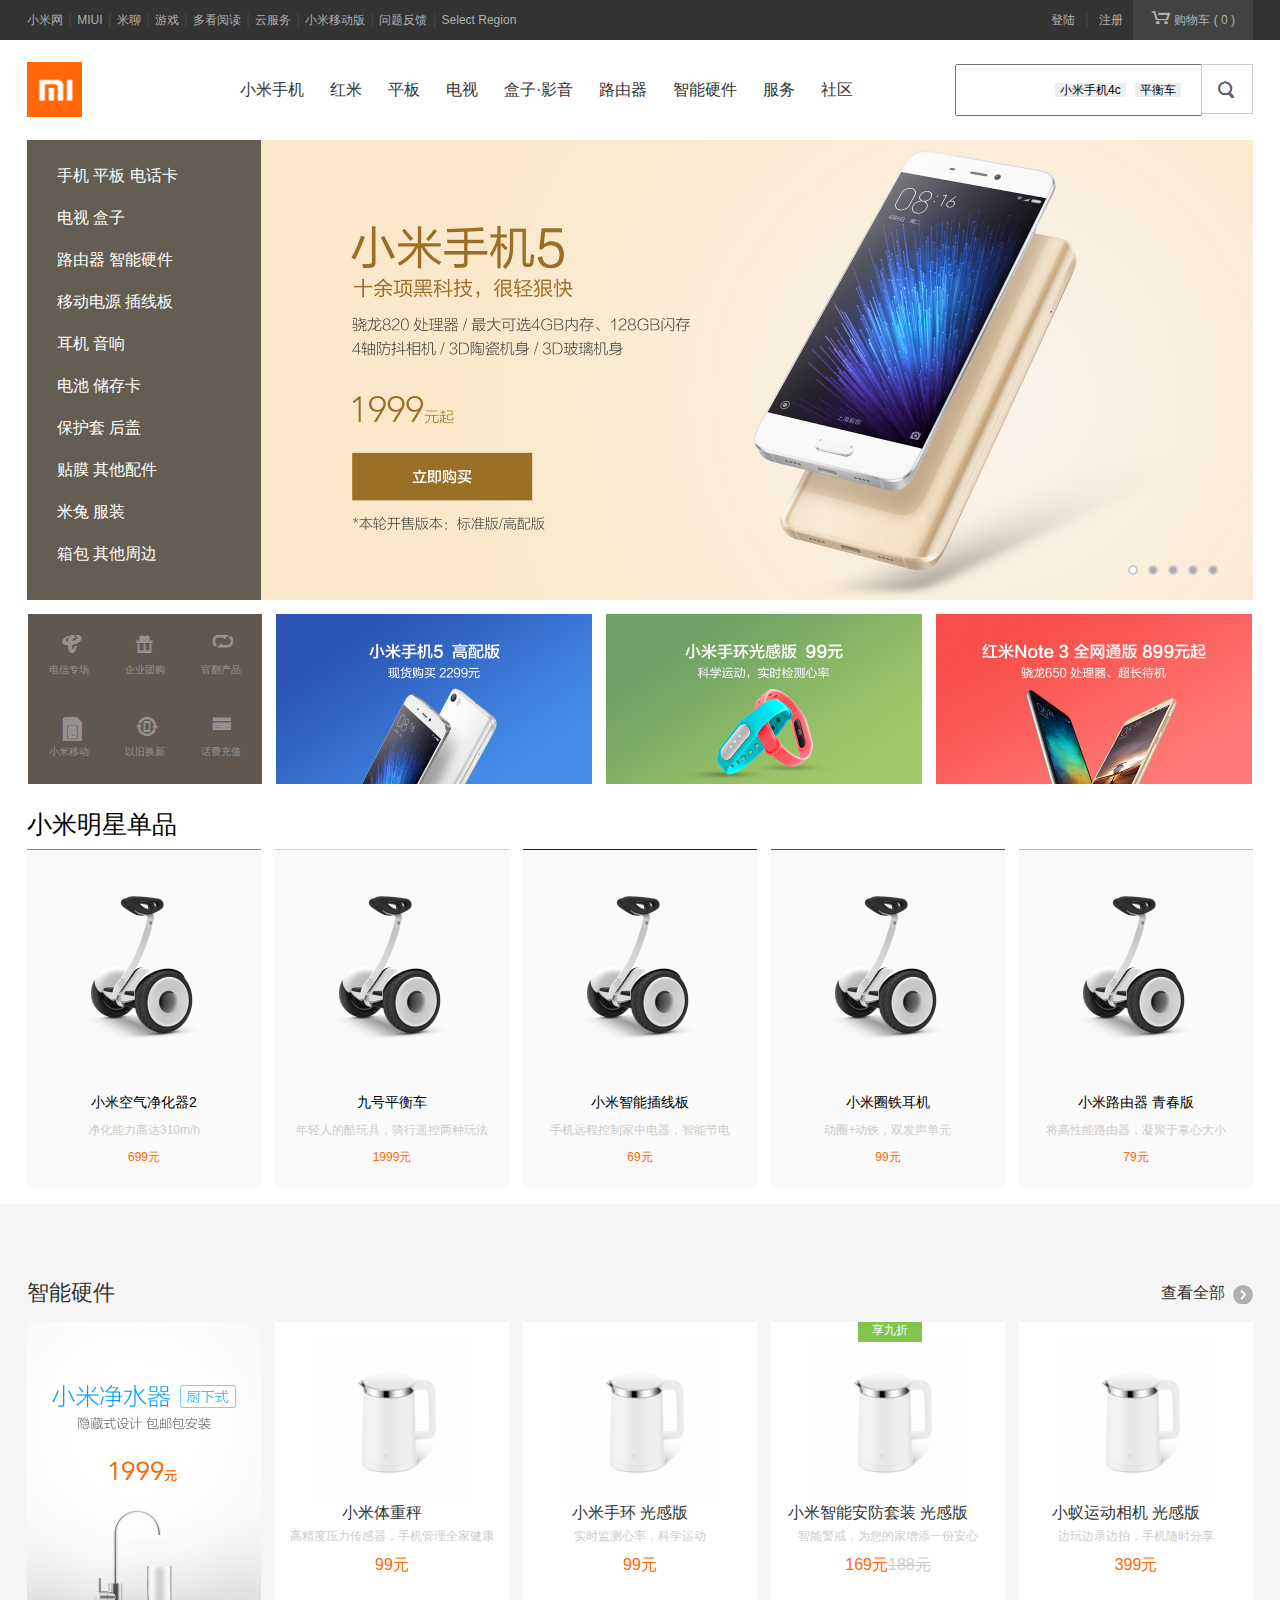
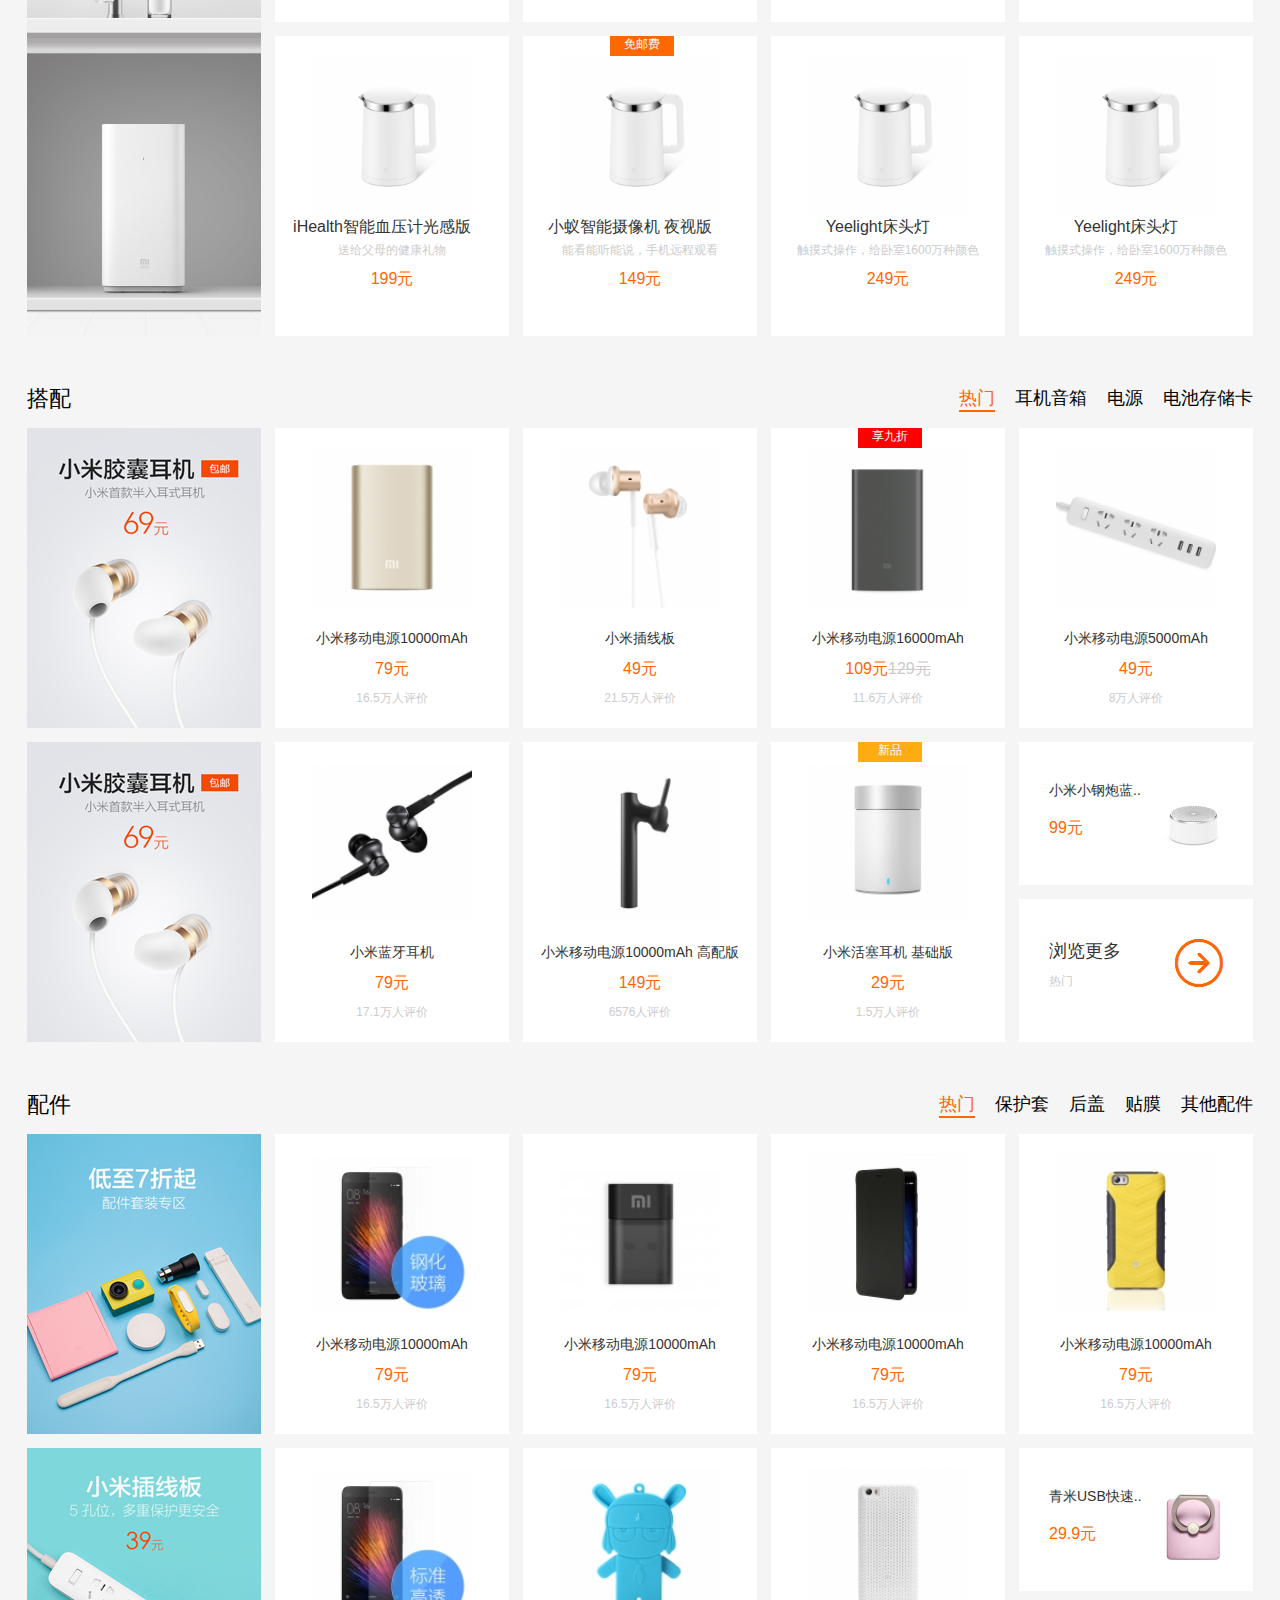
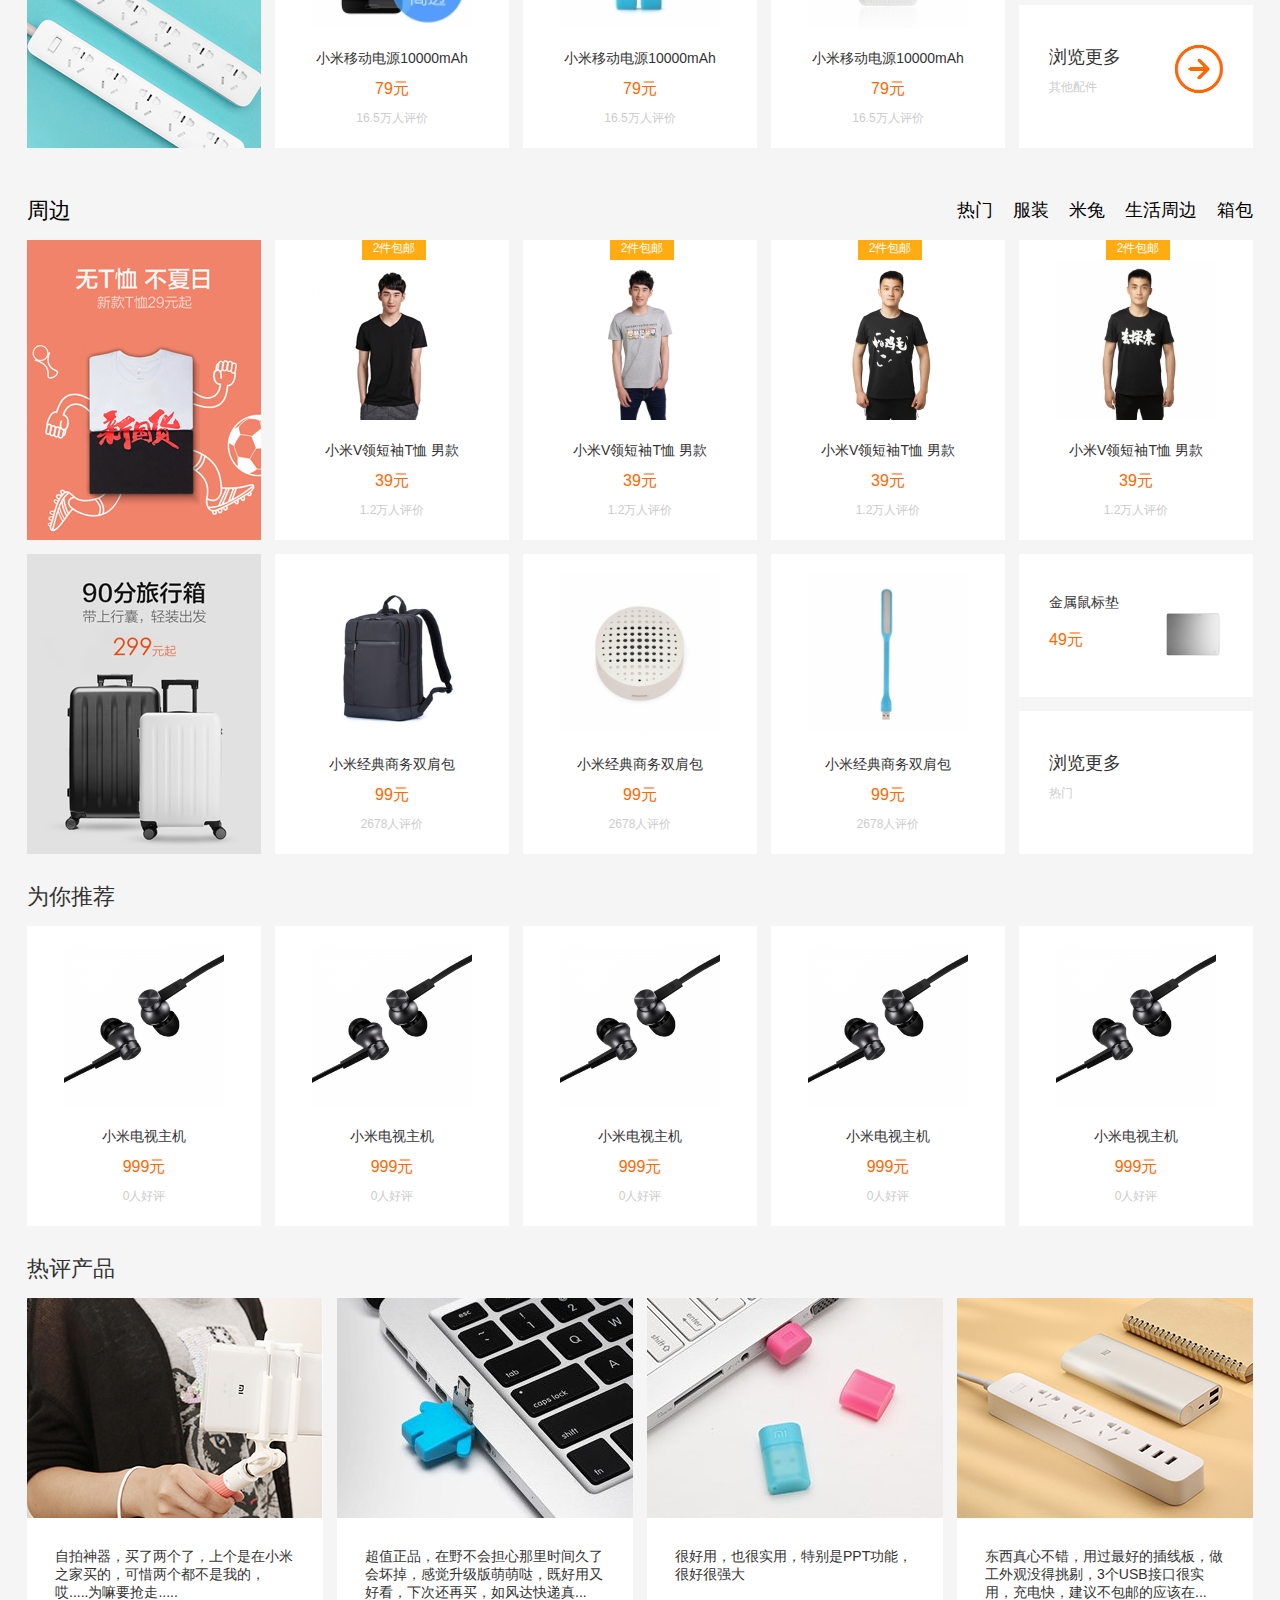
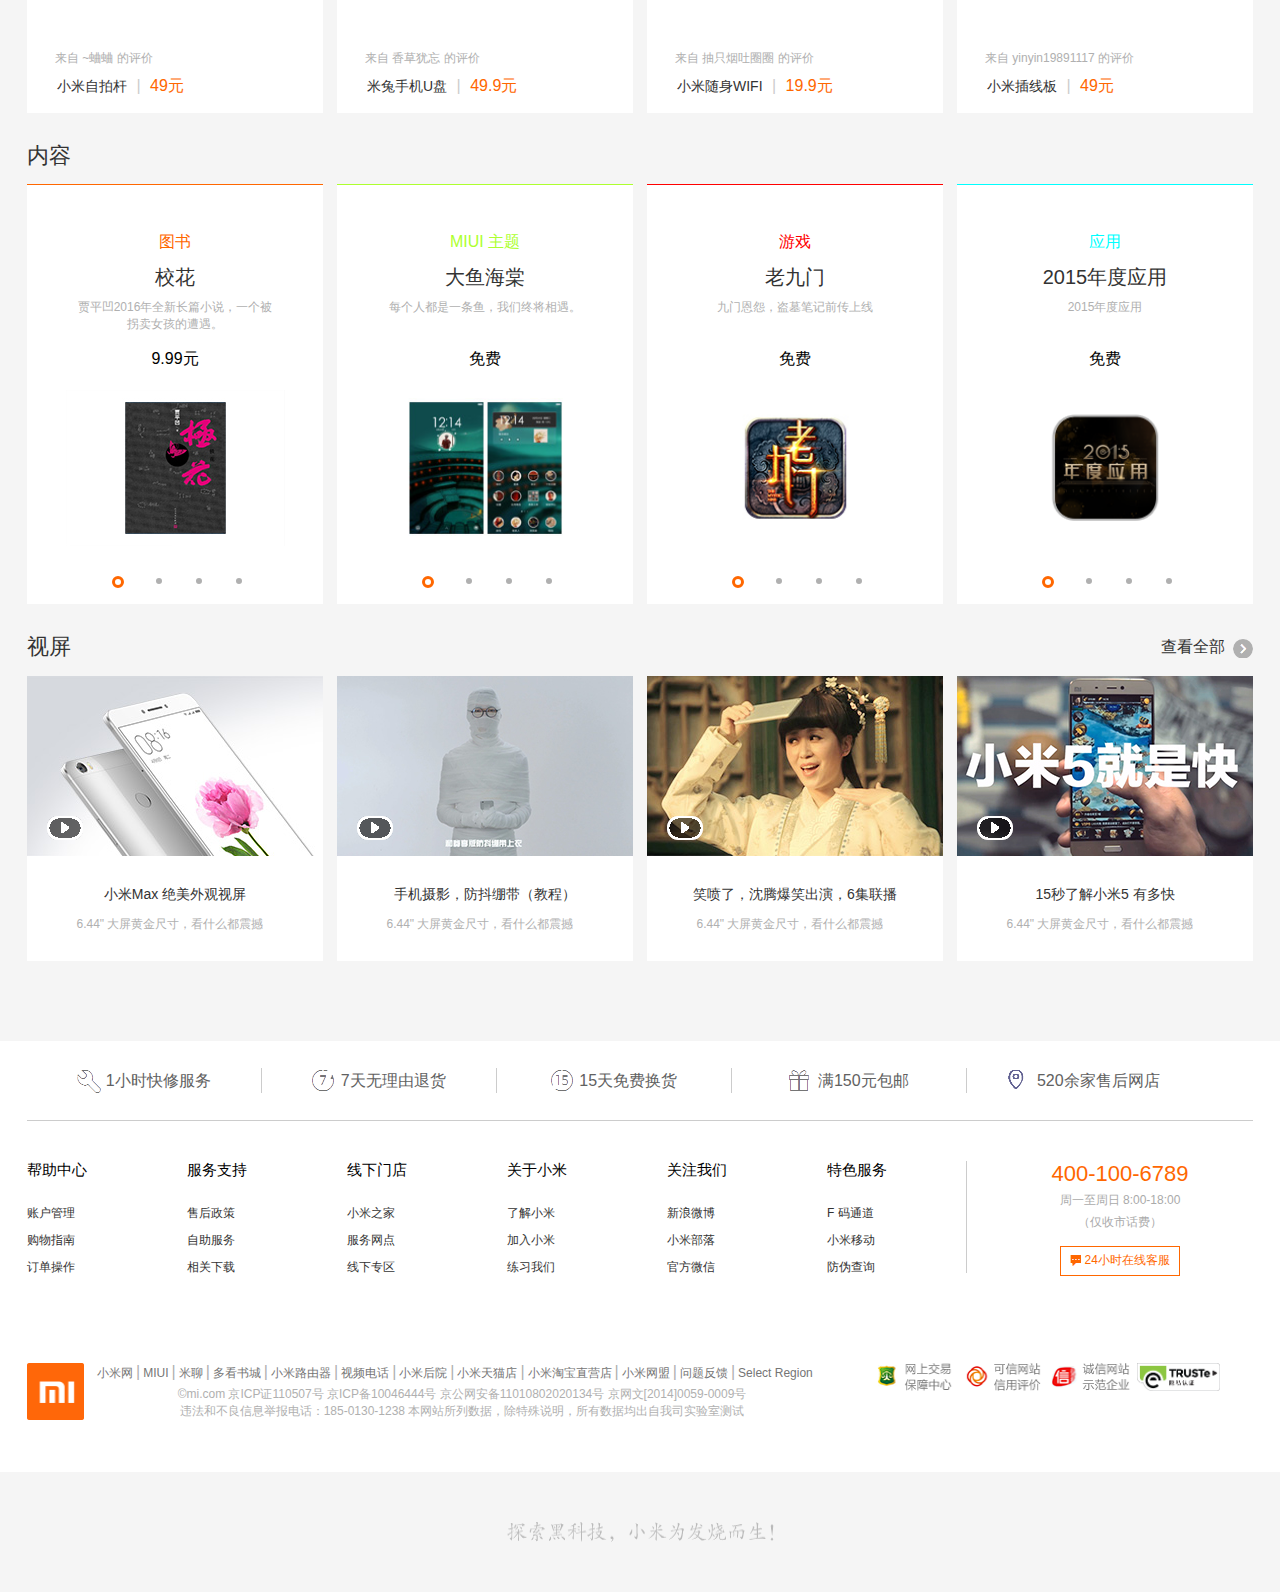
<file: 小米2.html>
<!DOCTYPE html>
<html>
<head lang="en">
    <meta charset="UTF-8">
    <title></title>
    <link rel="stylesheet" href="css/style2.css"/>
</head>
<body>

<!-----------------------------导航----------------------------->
<div class="header">
    <!--导航内容-->
    <div class="w1226">
        <div class="container-left">
            <ul>
                <li>
                    <a href="(javascript: void 0)">小米网</a>
                </li>
                <span>|</span>
                <li>
                    <a href="(javascript: void 0)">MIUI</a>
                </li>
                <span>|</span>
                <li>
                    <a href="(javascript: void 0)">米聊</a>
                </li>
                <span>|</span>
                <li>
                    <a href="(javascript: void 0)">游戏</a>
                </li>
                <span>|</span>
                <li>
                    <a href="(javascript: void 0)">多看阅读</a>
                </li>
                <span>|</span>
                <li>
                    <a href="(javascript: void 0)">云服务</a>
                </li>
                <span>|</span>
                <li>
                    <a href="(javascript: void 0)">小米移动版</a>
                </li>
                <span>|</span>
                <li>
                    <a href="(javascript: void 0)">问题反馈</a>
                </li>
                <span>|</span>
                <li>
                    <a href="(javascript: void 0)">Select Region</a>
                </li>
            </ul>
        </div>
        <div class="container-middle">
            <a href="javascript: void 0">
                <span class="icon"></span>
                <span>购物车 ( 0 )</span>
            </a>
            <div class="buyCar">购物车中还没有商品，赶紧选购吧</div>
        </div>
        <div class="container-right">
            <ul>
                <li>
                    <a href="javascript: void 0">登陆</a>
                </li>
                <span>|</span>
                <li>
                    <a href="javascript: void 0">注册</a>
                </li>
            </ul>
        </div>
    </div>
</div>

<!------------------------------导航栏---------------------------->

<div class="nav">
    <div class="w1226">
        <div class="container-left">
            <a href="javascript:;" class="logo"><img src="img/logo-footer.png" alt=""/></a>
            <!--<a href="javascript:;" class="gif"><img src="imag/doodle0429.gif" alt=""></a>-->
        </div>
        <div class="container-middle">
            <ul class="phoneTypeList">
                <li class="phoneTypeList-lis">
                    <a href="javascript:;">小米手机</a>
                    <div class="phoneListDiv">
                        <ul class="phoneList">
                            <li>
                                <img src="img/mi.4c.jpg" alt="">
                                <p class="info">小米手机5</p>
                                <p class="price">1999元起</p>
                            </li>
                            <span></span>
                            <li>
                                <img src="img/mi.4c.jpg" alt="">
                                <p class="info">小米手机4s</p>
                                <p class="price">1699元起</p>
                            </li>
                            <span></span>
                            <li>
                                <img src="img/mi.4c.jpg" alt="">
                                <p class="info">小米手机4c</p>
                                <p class="price">1099元起</p>
                            </li>
                            <span></span>
                            <li>
                                <img src="img/mi.4c.jpg" alt="">
                                <p class="info">小米手机4</p>
                                <p class="price">1299元起</p>
                            </li>

                        </ul>
                    </div>
                </li>
                <li class="phoneTypeList-lis">
                    <a href="javascript:;">红米</a>
                    <div class="phoneListDiv">
                        <ul class="phoneList">
                            <li>
                                <img src="img/mi.5.jpg" alt="">
                                <p class="info">小米手机5</p>
                                <p class="price">1999元起</p>
                            </li>
                            <span></span>
                            <li>
                                <img src="img/mi.5.jpg" alt="">
                                <p class="info">小米手机4s</p>
                                <p class="price">1699元起</p>
                            </li>
                            <span></span>
                            <li>
                                <img src="img/mi.5.jpg" alt="">
                                <p class="info">小米手机4c</p>
                                <p class="price">1099元起</p>
                            </li>

                        </ul>
                    </div>
                </li>
                <li class="phoneTypeList-lis">
                    <a href="javascript:;">平板</a>
                    <div class="phoneListDiv">
                        <ul class="phoneList">
                            <li>
                                <img src="img/mi.pb.jpg" alt="">
                                <p class="info">小米手机5</p>
                                <p class="price">1999元起</p>
                            </li>
                            <span></span>
                            <li>
                                <img src="img/mi.pb.jpg" alt="">
                                <p class="info">小米手机4s</p>
                                <p class="price">1699元起</p>
                            </li>
                            <span></span>
                            <li>
                                <img src="img/mi.pb.jpg" alt="">
                                <p class="info">小米手机4c</p>
                                <p class="price">1099元起</p>
                            </li>

                        </ul>
                    </div>
                </li>
                <li class="phoneTypeList-lis">
                    <a href="javascript:;">电视</a>
                    <div class="phoneListDiv">
                        <ul class="phoneList">
                            <li>
                                <img src="img/tv70.png" alt="">
                                <p class="info">小米手机5</p>
                                <p class="price">1999元起</p>
                            </li>
                            <span></span>
                            <li>
                                <img src="img/tv70.png" alt="">
                                <p class="info">小米手机4s</p>
                                <p class="price">1699元起</p>
                            </li>
                            <span></span>
                            <li>
                                <img src="img/tv70.png" alt="">
                                <p class="info">小米手机4c</p>
                                <p class="price">1099元起</p>
                            </li>
                            <span></span>
                            <li>
                                <img src="img/tv70.png" alt="">
                                <p class="info">小米手机4</p>
                                <p class="price">1299元起</p>
                            </li>
                            <span></span>
                            <li>
                                <img src="img/tv70.png" alt="">
                                <p class="info">小米Note标准版</p>
                                <p class="price">1499元起</p>
                            </li>
                            <span></span>
                            <li>
                                <img src="img/tv70.png" alt="">
                                <p class="info">小米Note标准版</p>
                                <p class="price">1499元起</p>
                            </li>
                        </ul>
                    </div>
                </li>
                <li class="phoneTypeList-lis">
                    <a href="javascript:;">盒子·影音</a>
                    <div class="phoneListDiv">
                        <ul class="phoneList">
                            <li>
                                <img src="img/mi.hz.jpg" alt="">
                                <p class="info">小米手机5</p>
                                <p class="price">1999元起</p>
                            </li>
                            <span></span>
                            <li>
                                <img src="img/mi.hz.jpg" alt="">
                                <p class="info">小米手机4s</p>
                                <p class="price">1699元起</p>
                            </li>
                            <span></span>
                            <li>
                                <img src="img/mi.hz.jpg" alt="">
                                <p class="info">小米手机4c</p>
                                <p class="price">1099元起</p>
                            </li>
                            <span></span>
                            <li>
                                <img src="img/mi.hz.jpg" alt="">
                                <p class="info">小米手机4</p>
                                <p class="price">1299元起</p>
                            </li>
                            <span></span>
                            <li>
                                <img src="img/mi.hz.jpg" alt="">
                                <p class="info">小米Note标准版</p>
                                <p class="price">1499元起</p>
                            </li>
                            <span></span>
                            <li>
                                <img src="img/mi.hz.jpg" alt="">
                                <p class="info">小米Note标准版</p>
                                <p class="price">1499元起</p>
                            </li>
                        </ul>
                    </div>
                </li>
                <li class="phoneTypeList-lis">
                    <a href="javascript:;">路由器</a>
                    <div class="phoneListDiv">
                        <ul class="phoneList">
                            <li>
                                <img src="img/mi.lyq.jpg" alt="">
                                <p class="info">小米手机5</p>
                                <p class="price">1999元起</p>
                            </li>
                            <span></span>
                            <li>
                                <img src="img/mi.lyq.jpg" alt="">
                                <p class="info">小米手机4s</p>
                                <p class="price">1699元起</p>
                            </li>
                            <span></span>
                            <li>
                                <img src="img/mi.lyq.jpg" alt="">
                                <p class="info">小米手机4c</p>
                                <p class="price">1099元起</p>
                            </li>
                            <span></span>
                            <li>
                                <img src="img/mi.lyq.jpg" alt="">
                                <p class="info">小米手机4</p>
                                <p class="price">1299元起</p>
                            </li>
                            <span></span>
                            <li>
                                <img src="img/mi.lyq.jpg" alt="">
                                <p class="info">小米Note标准版</p>
                                <p class="price">1499元起</p>
                            </li>
                        </ul>
                    </div>
                </li>
                <li class="phoneTypeList-lis">
                    <a href="javascript:;">智能硬件</a>
                    <div class="phoneListDiv">
                        <ul class="phoneList">
                            <li>
                                <img src="img/mi.yj.jpg" alt="">
                                <p class="info">小米手机5</p>
                                <p class="price">1999元起</p>
                            </li>
                            <span></span>
                            <li>
                                <img src="img/mi.yj.jpg" alt="">
                                <p class="info">小米手机4s</p>
                                <p class="price">1699元起</p>
                            </li>
                            <span></span>
                            <li>
                                <img src="img/mi.yj.jpg" alt="">
                                <p class="info">小米手机4c</p>
                                <p class="price">1099元起</p>
                            </li>
                            <span></span>
                            <li>
                                <img src="img/mi.yj.jpg" alt="">
                                <p class="info">小米手机4</p>
                                <p class="price">1299元起</p>
                            </li>
                            <span></span>
                            <li>
                                <img src="img/mi.yj.jpg" alt="">
                                <p class="info">小米Note标准版</p>
                                <p class="price">1499元起</p>
                            </li>
                            <span></span>
                            <li>
                                <img src="img/mi.yj.jpg" alt="">
                                <p class="info">小米Note标准版</p>
                                <p class="price">1499元起</p>
                            </li>
                        </ul>
                    </div>
                </li>
                <li class="phoneTypeList-lis">
                    <a href="javascript:;">服务</a>
                </li>
                <li class="phoneTypeList-lis">
                    <a href="javascript:;">社区</a>
                </li>
            </ul>
        </div>
        <div class="container-right">
            <input type="text"/>
            <a href=""></a>
            <div class="inner">
                <span>小米手机4c</span>
                <span>平衡车</span>
            </div>
            <div class="serList">

                <ul>
                    <li>
                        <span class="left">小米手机5</span>
                        <span class="right">约有8件</span>
                    </li>
                    <li>
                        <span class="left">小米手机5</span>
                        <span class="right">约有8件</span>
                    </li>
                    <li>
                        <span class="left">小米手机5</span>
                        <span class="right">约有8件</span>
                    </li>
                    <li>
                        <span class="left">小米手机5</span>
                        <span class="right">约有8件</span>
                    </li>
                    <li>
                        <span class="left">小米手机5</span>
                        <span class="right">约有8件</span>
                    </li>
                </ul>
            </div>
        </div>
    </div>
</div>

<!-----------------------商品列表------------------------------->
<div class="gengai">
    <div class="goodsList">
        <div class="scrollImg">
            <ul class="ul1">
                <li class="on"><a href="javascript:;"><img src="img/banner-1.jpg" alt=""></a></li>
                <li><a href="javascript:;"><img src="img/banner-2.jpg" alt=""></a></li>
                <li><a href="javascript:;"><img src="img/banner-3.jpg" alt=""></a></li>
                <li><a href="javascript:;"><img src="img/banner-4.jpg" alt=""></a></li>
                <li><a href="javascript:;"><img src="img/banner-5.jpg" alt=""></a></li>
                <li><a href="javascript:;"><img src="img/banner-1.jpg" alt=""></a></li>
            </ul>
        </div>
        <a href="#" class="left"><img src="img/icon-slides.png" alt=""></a>
        <a href="#" class="right"></a>
        <div class="pageControl">
            <ul>
                <li class="on"></li>
                <li></li>
                <li></li>
                <li></li>
                <li></li>
            </ul>

        </div>

    </div>
    <!--------------商品详细列表---------------->
    <div id="lieBiao">
        <ul>
            <li class="li1">
                手机 平板 电话卡
                <span class="rightImg"></span>
                <div class="div1" style="width: 530px">
                    <ul>
                        <li><em><img src="img/mi5bar80.jpg"/></em>小米手机5 <ul>选购</ul></li>
                        <li><em><img src="img/mi5bar80.jpg"/></em>小米Max<ul>选购</ul></li>
                        <li><em><img src="img/mi5bar80.jpg"/></em>小米手机4s<ul>选购</ul></li>
                        <li><em><img src="img/mi5bar80.jpg"/></em>小米手机4c<ul>选购</ul></li>
                        <li><em><img src="img/mi5bar80.jpg"/></em>红米Note3<ul>选购</ul></li>
                        <li><em><img src="img/mi5bar80.jpg"/></em>红米手机3s<ul>选购</ul></li>
                    </ul>
                    <ul>
                        <li><em><img src="img/mi5bar80.jpg"/></em>红米手机3<ul>选购</ul></li>
                        <li><em><img src="img/mi5bar80.jpg"/></em>小米平板2<ul>选购</ul></li>
                        <li><em><img src="img/mi5bar80.jpg"/></em>合约机<ul>选购</ul></li>
                        <li><em><img src="img/mi5bar80.jpg"/></em>制定版手机<ul>选购</ul></li>
                        <li><em><img src="img/mi5bar80.jpg"/></em>对比机<ul>选购</ul></li>
                        <li><em><img src="img/mi5bar80.jpg"/></em>小米移动电话卡</li>
                    </ul>
                </div>
            </li>
            <li class="li1">
                电视 盒子
                <span class="rightImg"></span>
                <div class="div1 div2" style="width: 530px">
                    <ul>
                        <li><em><img src="img/mi5bar80.jpg"/></em>小米手机5</li>
                        <li><em><img src="img/mi5bar80.jpg"/></em>小米Max</li>
                        <li><em><img src="img/mi5bar80.jpg"/></em>小米手机4s</li>
                        <li><em><img src="img/mi5bar80.jpg"/></em>小米手机4c</li>
                        <li><em><img src="img/mi5bar80.jpg"/></em>红米Note3</li>
                        <li><em><img src="img/mi5bar80.jpg"/></em>红米手机3s</li>
                    </ul>

                    <ul>
                        <li><em><img src="img/mi5bar80.jpg"/></em>红米手机3</li>
                        <li><em><img src="img/mi5bar80.jpg"/></em>小米平板2</li>
                        <li><em><img src="img/mi5bar80.jpg"/></em>合约机</li>
                        <li><em><img src="img/mi5bar80.jpg"/></em>制定版手机</li>
                        <li><em><img src="img/mi5bar80.jpg"/></em>对比机</li>
                        <li><em><img src="img/mi5bar80.jpg"/></em>小米移动电话卡</li>
                    </ul>
                </div>
            </li>
            <li class="li1">
                路由器 智能硬件
                <span class="rightImg"></span>
                <div class="div1 div3" style="width: 530px">
                    <ul>
                        <li> <em><img src="img/mi5bar80.jpg"/></em>小米手机5 </li>
                        <li><em><img src="img/mi5bar80.jpg"/></em>小米Max</li>
                        <li><em><img src="img/mi5bar80.jpg"/></em>小米手机4s</li>
                        <li><em><img src="img/mi5bar80.jpg"/></em>小米手机4c</li>
                        <li><em><img src="img/mi5bar80.jpg"/></em>红米Note3</li>
                        <li><em><img src="img/mi5bar80.jpg"/></em>红米手机3s</li>
                    </ul>
                    <ul>
                        <li><em><img src="img/mi5bar80.jpg"/></em>红米手机3</li>
                        <li><em><img src="img/mi5bar80.jpg"/></em>小米平板2</li>
                        <li><em><img src="img/mi5bar80.jpg"/></em>合约机</li>
                        <li><em><img src="img/mi5bar80.jpg"/></em>制定版手机</li>
                        <li><em><img src="img/mi5bar80.jpg"/></em>对比机</li>
                        <li><em><img src="img/mi5bar80.jpg"/></em>小米移动电话卡</li>
                    </ul>
                </div>
            </li>
            <li class="li1">
                移动电源 插线板
                <span class="rightImg"></span>
                <div class="div1 div4">
                    <ul>
                        <li> <em><img src="img/mi5bar80.jpg"/></em>小米手机5</li>
                        <li><em><img src="img/mi5bar80.jpg"/></em>小米Max</li>
                        <li><em><img src="img/mi5bar80.jpg"/></em>小米手机4s</li>
                        <li><em><img src="img/mi5bar80.jpg"/></em>小米手机4c</li>
                        <li><em><img src="img/mi5bar80.jpg"/></em>红米Note3</li>
                        <li><em><img src="img/mi5bar80.jpg"/></em>红米手机3s</li>
                    </ul>

                </div>
            </li>
            <li class="li1">
                耳机 音响
                <span class="rightImg"></span>
                <div class="div1 div5" style="width: 530px">
                    <ul>
                        <li> <em><img src="img/mi5bar80.jpg"/></em>小米手机5</li>
                        <li><em><img src="img/mi5bar80.jpg"/></em>小米Max</li>
                        <li><em><img src="img/mi5bar80.jpg"/></em>小米手机4s</li>
                        <li><em><img src="img/mi5bar80.jpg"/></em>小米手机4c</li>
                        <li><em><img src="img/mi5bar80.jpg"/></em>红米Note3</li>
                        <li><em><img src="img/mi5bar80.jpg"/></em>红米手机3s</li>
                    </ul>
                    <ul>
                        <li><em><img src="img/mi5bar80.jpg"/></em>红米手机3</li>
                        <li><em><img src="img/mi5bar80.jpg"/></em>小米平板2</li>
                        <li><em><img src="img/mi5bar80.jpg"/></em>合约机</li>
                        <li><em><img src="img/mi5bar80.jpg"/></em>制定版手机</li>
                        <li><em><img src="img/mi5bar80.jpg"/></em>对比机</li>
                        <li><em><img src="img/mi5bar80.jpg"/></em>小米移动电话卡</li>
                    </ul>
                </div>
            </li>
            <li class="li1">
                电池 储存卡
                <span class="rightImg"></span>
                <div class="div1 div6">
                    <ul>
                        <li> <em><img src="img/mi5bar80.jpg"/></em>小米手机5</li>
                        <li><em><img src="img/mi5bar80.jpg"/></em>小米Max</li>
                        <li><em><img src="img/mi5bar80.jpg"/></em>小米手机4s</li>
                        <li><em><img src="img/mi5bar80.jpg"/></em>小米手机4c</li>
                        <li><em><img src="img/mi5bar80.jpg"/></em>红米Note3</li>
                        <li><em><img src="img/mi5bar80.jpg"/></em>红米手机3s</li>
                    </ul>

                </div>
            </li>
            <li class="li1">
                保护套 后盖
                <span class="rightImg"></span>
                <div class="div1 div7">
                    <ul>
                        <li> <em><img src="img/mi5bar80.jpg"/></em>小米手机5</li>
                        <li><em><img src="img/mi5bar80.jpg"/></em>小米Max</li>

                    </ul>

                </div>
            </li>
            <li class="li1">
                贴膜 其他配件
                <span class="rightImg"></span>
                <div class="div1 div8">
                    <ul>
                        <li> <em><img src="img/mi5bar80.jpg"/></em>小米手机5</li>
                        <li><em><img src="img/mi5bar80.jpg"/></em>小米Max</li>
                        <li><em><img src="img/mi5bar80.jpg"/></em>小米手机4s</li>
                        <li><em><img src="img/mi5bar80.jpg"/></em>小米手机4c</li>
                        <li><em><img src="img/mi5bar80.jpg"/></em>红米Note3</li>
                        <li><em><img src="img/mi5bar80.jpg"/></em>红米手机3s</li>
                    </ul>

                </div>
            </li>
            <li class="li1">
                米兔 服装
                <span class="rightImg"></span>
                <div class="div1 div9">
                    <ul>
                        <li> <em><img src="img/mi5bar80.jpg"/></em>小米手机5</li>
                        <li><em><img src="img/mi5bar80.jpg"/></em>小米Max</li>
                        <li><em><img src="img/mi5bar80.jpg"/></em>小米手机4s</li>
                        <li><em><img src="img/mi5bar80.jpg"/></em>小米手机4c</li>

                    </ul>

                </div>
            </li>
            <li class="li1">
                箱包 其他周边
                <span class="rightImg"></span>
                <div class="div1 div10">
                    <ul>
                        <li> <em><img src="img/mi5bar80.jpg"/></em>小米手机5</li>
                        <li><em><img src="img/mi5bar80.jpg"/></em>小米Max</li>
                        <li><em><img src="img/mi5bar80.jpg"/></em>小米手机4s</li>
                        <li><em><img src="img/mi5bar80.jpg"/></em>小米手机4c</li>

                    </ul>
                </div>
            </li>

        </ul>

    </div>
</div>

<!-----------------------新品展示----------------------->

<div class="newGoodsList">
    <ul class="newGoodsListInfo">
        <li class="left">
            <ul class="leftInfo">
                <li class="Nleft1">
                    <a href="javascript">
                        <span></span>
                        <i>电信专场</i>
                    </a>
                </li>
                <li class="Nleft2">
                    <a href="javascript">
                        <span></span>
                        <i>企业团购</i>
                    </a>
                </li>
                <li class="Nleft3">
                    <a href="javascript">
                        <span></span>
                        <i>官翻产品</i>
                    </a>
                </li>
                <li class="Nleft4">
                    <a href="javascript">
                        <span></span>
                        <i>小米移动</i>
                    </a>
                </li>
                <li class="Nleft5">
                    <a href="javascript">
                        <span></span>
                        <i>以旧换新</i>
                    </a>
                </li>
                <li class="Nleft6">
                    <a href="javascript">
                        <span></span>
                        <i>话费充值</i>
                    </a>
                </li>
            </ul>
        </li>
        <li class="img">

            <img src="img/mi-102.jpg" alt="">

        </li>
        <li class="img">

            <img src="img/mi-101.jpg" alt="">

        </li>
        <li class="img">

            <img src="img/mi-103.jpg" alt="">

        </li>
    </ul>
</div>

<!--------------------------小米明星单品------------------------>

<div class="singleItem clear">
    <div class="mingxing">
        <p>小米明星单品</p>
        <!--<div class="mingxingyou">-->
            <!--<span></span>-->
            <!--<span></span>-->
        <!--</div>-->
    </div>
    <ul class="singleItemList">
        <li class="singleItemLi1">
            <a href="javascript:;" class="img"><img src="img/mi-addtp2.jpg" alt=""></a>
            <a href="">小米空气净化器2</a>
            <span class="info">净化能力高达310m/h</span>
            <span class="price">699元</span>
        </li>
        <li class="singleItemLi2">
            <a href="javascript:;" class="img"><img src="img/mi-addtp2.jpg" alt=""></a>
            <a href="">九号平衡车</a>
            <span class="info">年轻人的酷玩具，骑行遥控两种玩法</span>
            <span class="price">1999元</span>
        </li>
        <li class="singleItemLi3">
            <a href="javascript:;" class="img"><img src="img/mi-addtp2.jpg" alt=""></a>
            <a href="">小米智能插线板</a>
            <span class="info">手机远程控制家中电器，智能节电</span>
            <span class="price">69元</span>
        </li>
        <li class="singleItemLi4">
            <a href="javascript:;" class="img"><img src="img/mi-addtp2.jpg" alt=""></a>
            <a href="">小米圈铁耳机</a>
            <span class="info">动圈+动铁，双发声单元</span>
            <span class="price">99元</span>
        </li>
        <li class="singleItemLi5">
            <a href="javascript:;" class="img"><img src="img/mi-addtp2.jpg" alt=""></a>
            <a href="">小米路由器 青春版</a>
            <span class="info">将高性能路由器，凝聚于掌心大小</span>
            <span class="price">79元</span>
        </li>
    </ul>
</div>

<!--------------------------智能硬件----------------------------->

<div class="goodsListBody">

    <!-----智能硬件----->
    <div class="smartcardHardwareCutLine">
        <h2>智能硬件</h2>
        <a href="javascript:;">
            查看全部
            <span></span>
        </a>
    </div>
    <div class="smartcardHardware clear">
        <ul class="smartcardHardwareList clear">
            <li class="specialLi">
                <img src="img/mi-addtp3.jpg" alt="">
            </li>
            <li class="normalLi">
                <a href="javascript:;"><img src="img/mi-addtp4.jpg" alt=""></a>
                <a class="name" href="javascript:;"><span>小米体重秤</span></a>
                <span class="info">高精度压力传感器，手机管理全家健康</span>
                <span class="price">99元</span>
            <li class="normalLi">
                <a href="javascript:;"><img src="img/mi-addtp4.jpg" alt=""></a>
                <a class="name" href="javascript:;"><span>小米手环 光感版</span></a>
                <span class="info">实时监测心率，科学运动</span>
                <span class="price">99元</span>
            </li>
            <li class="normalLi">
                <div class="sale">享九折</div>
                <a href="javascript:;"><img src="img/mi-addtp4.jpg" alt=""></a>
                <a class="name" href="javascript:;"><span>小米智能安防套装 光感版</span></a>
                <span class="info">智能警戒，为您的家增添一份安心</span>
                <span class="price">169元<s>188元</s></span>
            </li>
            <li class="normalLi">
                <a href="javascript:;"><img src="img/mi-addtp4.jpg" alt=""></a>
                <a class="name" href="javascript:;"><span>小蚁运动相机 光感版</span></a>
                <span class="info">边玩边录边拍，手机随时分享</span>
                <span class="price">399元</span>
            </li>
            <li class="normalLi">
                <a href="javascript:;"><img src="img/mi-addtp4.jpg" alt=""></a>
                <a class="name" href="javascript:;"><span>iHealth智能血压计光感版</span></a>
                <span class="info">送给父母的健康礼物</span>
                <span class="price">199元</span>
            </li>
            <li class="normalLi">
                <div class="pinkage">免邮费</div>
                <a href="javascript:;"><img src="img/mi-addtp4.jpg" alt=""></a>
                <a class="name" href="javascript:;"><span>小蚁智能摄像机 夜视版</span></a>
                <span class="info">能看能听能说，手机远程观看</span>
                <span class="price">149元</span>
            </li>
            <li class="normalLi">
                <a href="javascript:;"><img src="img/mi-addtp4.jpg" alt=""></a>
                <a class="name" href="javascript:;"><span>Yeelight床头灯</span></a>
                <span class="info">触摸式操作，给卧室1600万种颜色</span>
                <span class="price">249元</span>
            </li>
            <li class="normalLi">
                <a href="javascript:;"><img src="img/mi-addtp4.jpg" alt=""></a>
                <a class="name" href="javascript:;"><span>Yeelight床头灯</span></a>
                <span class="info">触摸式操作，给卧室1600万种颜色</span>
                <span class="price">249元</span>
            </li>
        </ul>
    </div>

    <!------搭配------->
    <div class="collocationCutLine">
        <h2>搭配</h2>
        <div class="collocationleft"  id="bb">
            <ul>
                <li class="bg">热门</li>
                <li>耳机音箱</li>
                <li>电源</li>
                <li>电池存储卡</li>
            </ul>
        </div>
    </div>
    <div class="collocation div bg clear">
        <ul class="collocationList">
            <li class="specialLi">
                <img src="img/mi-addtp5.jpg" alt="">
            </li>
            <li class="normalLi">
                <a href="javascript:;"><img src="img/mi-addtp6.jpg" alt=""></a>
                <a class="name" href="javascript:;"><span>  小米移动电源10000mAh  </span></a>
                <span class="price">79元</span>
                <span class="info">16.5万人评价</span>
                <div class="barrage">
                    <p>美观小巧，便于携带，希望小米再接再厉！永远支持你！你...</p>
                    <p class="appraise">来自于 888846438 的评价</p>
                </div>
            </li>
            <li class="normalLi">
                <a href="javascript:;"><img src="img/mi-re2.jpg" alt=""></a>
                <a class="name" href="javascript:;"><span>    小米插线板</span></a>
                <span class="price">49元</span>
                <span class="info">21.5万人评价</span>
                <div class="barrage">
                    <p>东西真心不错，用过最好用的插线板，做工外观没得挑剔，...</p>
                    <p class="appraise"> 来自于 yinyin19891117 的评价 </p>
                </div>
            </li>
            <li class="normalLi">
                <div class="sale">享九折</div>
                <a href="javascript:;"><img src="img/mi-re3.jpg" alt=""></a>
                <a class="name" href="javascript:;"><span>    小米移动电源16000mAh</span></a>
                <span class="price">109元<s>129元</s></span>
                <span class="info">11.6万人评价</span>
                <div class="barrage">
                    <p>为了出远门买的，容量超大，比想象中要小的多，还能双口...</p>
                    <p class="appraise"> 来自于 riku1990 的评价 </p>
                </div>
            </li>
            <li class="normalLi">
                <a href="javascript:;"><img src="img/mi-re4.jpg" alt=""></a>
                <a class="name" href="javascript:;"><span>    小米移动电源5000mAh</span></a>
                <span class="price">49元</span>
                <span class="info">8万人评价</span>
                <div class="barrage">
                    <p>(⊙o⊙)…呃。我敢说被人抢了么。这都第三个了。第一...</p>
                    <p class="appraise"> 来自于 糖糖果果儿 的评价 </p>
                </div>
            </li>
            <li class="specialLi">
                <img src="img/mi-addtp5.jpg">
            </li>
            <li class="normalLi">
                <a href="javascript:;"><img src="img/mi-re5.jpg" alt=""></a>
                <a class="name" href="javascript:;"><span>    小米蓝牙耳机</span></a>
                <span class="price">79元</span>
                <span class="info">17.1万人评价</span>
                <div class="barrage">
                    <p>小米的产品值得信赖，用了一段时间，无论是听歌，打电话...</p>
                    <p class="appraise"> 来自于 气功流 的评价 </p>
                </div>
            </li>
            <li class="normalLi">
                <a href="javascript:;"><img src="img/mi-re6.jpg" alt=""></a>
                <a class="name" href="javascript:;"><span>    小米移动电源10000mAh 高配版</span></a>
                <span class="price">149元</span>
                <span class="info">6576人评价</span>
                <div class="barrage">
                    <p>非常棒的手感。越来越好了，小米加油！</p>
                    <p class="appraise"> 来自于 journey099 的评价 </p>
                </div>
            </li>
            <li class="normalLi">
                <div class="new">新品</div>
                <a href="javascript:;"><img src="img/mi-re7.jpg" alt=""></a>
                <a class="name" href="javascript:;"><span>    小米活塞耳机 基础版</span></a>
                <span class="price">29元</span>
                <span class="info">1.5万人评价</span>
                <div class="barrage">
                    <p>小米节礼券立减50，千值万值啊！物流很快，第二天就到...</p>
                    <p class="appraise"> 来自于 潇逸云 的评价 </p>
                </div>
            </li>
            <li class="lastLi-top">
                <div class="lastLi-top-left">
                    <a class="name" href="javascript:;"><span>    小米小钢炮蓝..</span></a>
                    <span class="price">99元</span>
                </div>
                <a href="javascript:;"><img src="img/mi-re8.jpg" alt=""></a>

            </li>
            <li class="lastLi-bottom">
                <div class="lastLi-bottom-left">
                    <a class="name" href="javascript:;"><span>浏览更多</span></a>
                    <a class="info" href="javascript:;"><span>热门</span></a>
                </div>
                <span class="lastLi-bottom-right"></span>
            </li>

        </ul>
    </div>
    <div class="collocation div clear">
        <ul class="collocationList">
            <li class="specialLi">
                <img src="img/mi-addtp5.jpg" alt="">
            </li>
            <li class="normalLi">
                <a href="javascript:;"><img src="img/mi-er.jpg" alt=""></a>
                <a class="name" href="javascript:;"><span>  小米移动电源10000mAh  </span></a>
                <span class="price">79元</span>
                <span class="info">16.5万人评价</span>
                <div class="barrage">
                    <p>美观小巧，便于携带，希望小米再接再厉！永远支持你！你...</p>
                    <p class="appraise">来自于 888846438 的评价</p>
                </div>
            </li>
            <li class="normalLi">
                <a href="javascript:;"><img src="img/mi-er2.jpg" alt=""></a>
                <a class="name" href="javascript:;"><span>    小米插线板</span></a>
                <span class="price">49元</span>
                <span class="info">21.5万人评价</span>
                <div class="barrage">
                    <p>东西真心不错，用过最好用的插线板，做工外观没得挑剔，...</p>
                    <p class="appraise"> 来自于 yinyin19891117 的评价 </p>
                </div>
            </li>
            <li class="normalLi">
                <div class="sale">享九折</div>
                <a href="javascript:;"><img src="img/mi-er3.jpg" alt=""></a>
                <a class="name" href="javascript:;"><span>    小米移动电源16000mAh</span></a>
                <span class="price">109元<s>129元</s></span>
                <span class="info">11.6万人评价</span>
                <div class="barrage">
                    <p>为了出远门买的，容量超大，比想象中要小的多，还能双口...</p>
                    <p class="appraise"> 来自于 riku1990 的评价 </p>
                </div>
            </li>
            <li class="normalLi">
                <a href="javascript:;"><img src="img/mi-er4.jpg" alt=""></a>
                <a class="name" href="javascript:;"><span>    小米移动电源5000mAh</span></a>
                <span class="price">49元</span>
                <span class="info">8万人评价</span>
                <div class="barrage">
                    <p>(⊙o⊙)…呃。我敢说被人抢了么。这都第三个了。第一...</p>
                    <p class="appraise"> 来自于 糖糖果果儿 的评价 </p>
                </div>
            </li>
            <li class="specialLi">
                <img src="img/mi-addtp5.jpg">
            </li>
            <li class="normalLi">
                <a href="javascript:;"><img src="img/mi-er5.jpg" alt=""></a>
                <a class="name" href="javascript:;"><span>    小米蓝牙耳机</span></a>
                <span class="price">79元</span>
                <span class="info">17.1万人评价</span>
                <div class="barrage">
                    <p>小米的产品值得信赖，用了一段时间，无论是听歌，打电话...</p>
                    <p class="appraise"> 来自于 气功流 的评价 </p>
                </div>
            </li>
            <li class="normalLi">
                <a href="javascript:;"><img src="img/mi-er6.jpg" alt=""></a>
                <a class="name" href="javascript:;"><span>    小米移动电源10000mAh 高配版</span></a>
                <span class="price">149元</span>
                <span class="info">6576人评价</span>
                <div class="barrage">
                    <p>非常棒的手感。越来越好了，小米加油！</p>
                    <p class="appraise"> 来自于 journey099 的评价 </p>
                </div>
            </li>
            <li class="normalLi">
                <div class="new">新品</div>
                <a href="javascript:;"><img src="img/mi-er7.jpg" alt=""></a>
                <a class="name" href="javascript:;"><span>    小米活塞耳机 基础版</span></a>
                <span class="price">29元</span>
                <span class="info">1.5万人评价</span>
                <div class="barrage">
                    <p>小米节礼券立减50，千值万值啊！物流很快，第二天就到...</p>
                    <p class="appraise"> 来自于 潇逸云 的评价 </p>
                </div>
            </li>
            <li class="lastLi-top">
                <div class="lastLi-top-left">
                    <a class="name" href="javascript:;"><span>    小米小钢炮蓝..</span></a>
                    <span class="price">99元</span>
                </div>
                <a href="javascript:;"><img src="img/mi-er8.jpg" alt=""></a>

            </li>
            <li class="lastLi-bottom">
                <div class="lastLi-bottom-left">
                    <a class="name" href="javascript:;"><span>浏览更多</span></a>
                    <a class="info" href="javascript:;"><span>热门</span></a>
                </div>
                <span class="lastLi-bottom-right"></span>
            </li>

        </ul>
    </div>
    <div class="collocation div clear">
        <ul class="collocationList">
            <li class="specialLi">
                <img src="img/mi-addtp5.jpg" alt="">
            </li>
            <li class="normalLi">
                <a href="javascript:;"><img src="img/mi-dian1.jpg" alt=""></a>
                <a class="name" href="javascript:;"><span>  小米移动电源10000mAh  </span></a>
                <span class="price">79元</span>
                <span class="info">16.5万人评价</span>
                <div class="barrage">
                    <p>美观小巧，便于携带，希望小米再接再厉！永远支持你！你...</p>
                    <p class="appraise">来自于 888846438 的评价</p>
                </div>
            </li>
            <li class="normalLi">
                <a href="javascript:;"><img src="img/mi-dian2.jpg" alt=""></a>
                <a class="name" href="javascript:;"><span>    小米插线板</span></a>
                <span class="price">49元</span>
                <span class="info">21.5万人评价</span>
                <div class="barrage">
                    <p>东西真心不错，用过最好用的插线板，做工外观没得挑剔，...</p>
                    <p class="appraise"> 来自于 yinyin19891117 的评价 </p>
                </div>
            </li>
            <li class="normalLi">
                <div class="sale">享九折</div>
                <a href="javascript:;"><img src="img/mi-dian3.jpg" alt=""></a>
                <a class="name" href="javascript:;"><span>    小米移动电源16000mAh</span></a>
                <span class="price">109元<s>129元</s></span>
                <span class="info">11.6万人评价</span>
                <div class="barrage">
                    <p>为了出远门买的，容量超大，比想象中要小的多，还能双口...</p>
                    <p class="appraise"> 来自于 riku1990 的评价 </p>
                </div>
            </li>
            <li class="normalLi">
                <a href="javascript:;"><img src="img/mi-dian4.jpg" alt=""></a>
                <a class="name" href="javascript:;"><span>    小米移动电源5000mAh</span></a>
                <span class="price">49元</span>
                <span class="info">8万人评价</span>
                <div class="barrage">
                    <p>(⊙o⊙)…呃。我敢说被人抢了么。这都第三个了。第一...</p>
                    <p class="appraise"> 来自于 糖糖果果儿 的评价 </p>
                </div>
            </li>
            <li class="specialLi">
                <img src="img/mi-addtp5.jpg">
            </li>
            <li class="normalLi">
                <a href="javascript:;"><img src="img/mi-dian5.jpg" alt=""></a>
                <a class="name" href="javascript:;"><span>    小米蓝牙耳机</span></a>
                <span class="price">79元</span>
                <span class="info">17.1万人评价</span>
                <div class="barrage">
                    <p>小米的产品值得信赖，用了一段时间，无论是听歌，打电话...</p>
                    <p class="appraise"> 来自于 气功流 的评价 </p>
                </div>
            </li>
            <li class="normalLi">
                <a href="javascript:;"><img src="img/mi-dian6.jpg" alt=""></a>
                <a class="name" href="javascript:;"><span>    小米移动电源10000mAh 高配版</span></a>
                <span class="price">149元</span>
                <span class="info">6576人评价</span>
                <div class="barrage">
                    <p>非常棒的手感。越来越好了，小米加油！</p>
                    <p class="appraise"> 来自于 journey099 的评价 </p>
                </div>
            </li>
            <li class="normalLi">
                <div class="new">新品</div>
                <a href="javascript:;"><img src="img/mi-dian7.jpg" alt=""></a>
                <a class="name" href="javascript:;"><span>    小米活塞耳机 基础版</span></a>
                <span class="price">29元</span>
                <span class="info">1.5万人评价</span>
                <div class="barrage">
                    <p>小米节礼券立减50，千值万值啊！物流很快，第二天就到...</p>
                    <p class="appraise"> 来自于 潇逸云 的评价 </p>
                </div>
            </li>
            <li class="lastLi-top">
                <div class="lastLi-top-left">
                    <a class="name" href="javascript:;"><span>    小米小钢炮蓝..</span></a>
                    <span class="price">99元</span>
                </div>
                <a href="javascript:;"><img src="img/mi-dian8.jpg" alt=""></a>

            </li>
            <li class="lastLi-bottom">
                <div class="lastLi-bottom-left">
                    <a class="name" href="javascript:;"><span>浏览更多</span></a>
                    <a class="info" href="javascript:;"><span>热门</span></a>
                </div>
                <span class="lastLi-bottom-right"></span>
            </li>

        </ul>
    </div>
    <div class="collocation div clear">
        <ul class="collocationList">
            <li class="specialLi">
                <img src="img/mi-addtp5.jpg" alt="">
            </li>
            <li class="normalLi">
                <a href="javascript:;"><img src="img/mi-cun1.jpg" alt=""></a>
                <a class="name" href="javascript:;"><span>  小米移动电源10000mAh  </span></a>
                <span class="price">79元</span>
                <span class="info">16.5万人评价</span>
                <div class="barrage">
                    <p>美观小巧，便于携带，希望小米再接再厉！永远支持你！你...</p>
                    <p class="appraise">来自于 888846438 的评价</p>
                </div>
            </li>
            <li class="normalLi">
                <a href="javascript:;"><img src="img/mi-cun2.jpg" alt=""></a>
                <a class="name" href="javascript:;"><span>    小米插线板</span></a>
                <span class="price">49元</span>
                <span class="info">21.5万人评价</span>
                <div class="barrage">
                    <p>东西真心不错，用过最好用的插线板，做工外观没得挑剔，...</p>
                    <p class="appraise"> 来自于 yinyin19891117 的评价 </p>
                </div>
            </li>
            <li class="normalLi">
                <div class="sale">享九折</div>
                <a href="javascript:;"><img src="img/mi-cun3.jpg" alt=""></a>
                <a class="name" href="javascript:;"><span>    小米移动电源16000mAh</span></a>
                <span class="price">109元<s>129元</s></span>
                <span class="info">11.6万人评价</span>
                <div class="barrage">
                    <p>为了出远门买的，容量超大，比想象中要小的多，还能双口...</p>
                    <p class="appraise"> 来自于 riku1990 的评价 </p>
                </div>
            </li>
            <li class="normalLi">
                <a href="javascript:;"><img src="img/mi-cun4.jpg" alt=""></a>
                <a class="name" href="javascript:;"><span>    小米移动电源5000mAh</span></a>
                <span class="price">49元</span>
                <span class="info">8万人评价</span>
                <div class="barrage">
                    <p>(⊙o⊙)…呃。我敢说被人抢了么。这都第三个了。第一...</p>
                    <p class="appraise"> 来自于 糖糖果果儿 的评价 </p>
                </div>
            </li>
            <li class="specialLi">
                <img src="img/mi-addtp5.jpg">
            </li>
            <li class="normalLi">
                <a href="javascript:;"><img src="img/mi-cun5.jpg" alt=""></a>
                <a class="name" href="javascript:;"><span>    小米蓝牙耳机</span></a>
                <span class="price">79元</span>
                <span class="info">17.1万人评价</span>
                <div class="barrage">
                    <p>小米的产品值得信赖，用了一段时间，无论是听歌，打电话...</p>
                    <p class="appraise"> 来自于 气功流 的评价 </p>
                </div>
            </li>
            <li class="normalLi">
                <a href="javascript:;"><img src="img/mi-cun6.jpg" alt=""></a>
                <a class="name" href="javascript:;"><span>    小米移动电源10000mAh 高配版</span></a>
                <span class="price">149元</span>
                <span class="info">6576人评价</span>
                <div class="barrage">
                    <p>非常棒的手感。越来越好了，小米加油！</p>
                    <p class="appraise"> 来自于 journey099 的评价 </p>
                </div>
            </li>
            <li class="normalLi">
                <div class="new">新品</div>
                <a href="javascript:;"><img src="img/mi-cun7.jpg" alt=""></a>
                <a class="name" href="javascript:;"><span>    小米活塞耳机 基础版</span></a>
                <span class="price">29元</span>
                <span class="info">1.5万人评价</span>
                <div class="barrage">
                    <p>小米节礼券立减50，千值万值啊！物流很快，第二天就到...</p>
                    <p class="appraise"> 来自于 潇逸云 的评价 </p>
                </div>
            </li>
            <li class="lastLi-top">
                <div class="lastLi-top-left">
                    <a class="name" href="javascript:;"><span>    小米小钢炮蓝..</span></a>
                    <span class="price">99元</span>
                </div>
                <a href="javascript:;"><img src="img/mi-cun8.jpg" alt=""></a>

            </li>
            <li class="lastLi-bottom">
                <div class="lastLi-bottom-left">
                    <a class="name" href="javascript:;"><span>浏览更多</span></a>
                    <a class="info" href="javascript:;"><span>热门</span></a>
                </div>
                <span class="lastLi-bottom-right"></span>
            </li>

        </ul>
    </div>


    <!----------- 配件------------->
    <div class="collocationCutLine">
        <h2>配件</h2>
        <div class="collocationleft" id="xx">
            <ul>
                <li class="bg">热门</li>
                <li>保护套</li>
                <li>后盖</li>
                <li>贴膜</li>
                <li>其他配件</li>
            </ul>
        </div>
    </div>
    <div class="collocation11 div2 cd clear">
        <ul class="collocationList">
            <li class="specialLi">
                <img src="img/mi-abbtp8.jpg"/>
            </li>
            <li class="normalLi">
                <a href="javascript:;"><img src="img/mi-abbtp10.jpg"/></a>
                <a class="name" href="javascript:;"><span>   小米移动电源10000mAh   </span></a>
                <span class="price">79元</span>
                <span class="info">16.5万人评价</span>
                <div class="barrage">
                    <p>美观小巧，便于携带，希望小米再接再厉！永远支持你！你...</p>
                    <p class="appraise">来自于88888888的评价</p>
                </div>
            </li>
            <li class="normalLi">
                <a href="javascript:;"><img src="img/mi-re22.jpg"/></a>
                <a class="name" href="javascript:;"><span>   小米移动电源10000mAh   </span></a>
                <span class="price">79元</span>
                <span class="info">16.5万人评价</span>
                <div class="barrage">
                    <p>美观小巧，便于携带，希望小米再接再厉！永远支持你！你...</p>
                    <p class="appraise">来自于88888888的评价</p>
                </div>
            </li>
            <li class="normalLi">
                <a href="javascript:;"><img src="img/mi-re23.jpg"/></a>
                <a class="name" href="javascript:;"><span>   小米移动电源10000mAh   </span></a>
                <span class="price">79元</span>
                <span class="info">16.5万人评价</span>
                <div class="barrage">
                    <p>美观小巧，便于携带，希望小米再接再厉！永远支持你！你...</p>
                    <p class="appraise">来自于88888888的评价</p>
                </div>
            </li>
            <li class="normalLi">
                <a href="javascript:;"><img src="img/mi-re24.jpg"/></a>
                <a class="name" href="javascript:;"><span>   小米移动电源10000mAh   </span></a>
                <span class="price">79元</span>
                <span class="info">16.5万人评价</span>
                <div class="barrage">
                    <p>美观小巧，便于携带，希望小米再接再厉！永远支持你！你...</p>
                    <p class="appraise">来自于88888888的评价</p>
                </div>
            </li>
            <li class="specialLi">
                <img src="img/mi-meijian.jpg"/>
            </li>
            <li class="normalLi">
                <a href="javascript:;"><img src="img/mi-re25.jpg"/></a>
                <a class="name" href="javascript:;"><span>   小米移动电源10000mAh   </span></a>
                <span class="price">79元</span>
                <span class="info">16.5万人评价</span>
                <div class="barrage">
                    <p>美观小巧，便于携带，希望小米再接再厉！永远支持你！你...</p>
                    <p class="appraise">来自于88888888的评价</p>
                </div>
            </li>
            <li class="normalLi">
                <a href="javascript:;"><img src="img/mi-re26.jpg"/></a>
                <a class="name" href="javascript:;"><span>   小米移动电源10000mAh   </span></a>
                <span class="price">79元</span>
                <span class="info">16.5万人评价</span>
                <div class="barrage">
                    <p>美观小巧，便于携带，希望小米再接再厉！永远支持你！你...</p>
                    <p class="appraise">来自于88888888的评价</p>
                </div>
            </li>
            <li class="normalLi">
                <a href="javascript:;"><img src="img/mi-re27.jpg"/></a>
                <a class="name" href="javascript:;"><span>   小米移动电源10000mAh   </span></a>
                <span class="price">79元</span>
                <span class="info">16.5万人评价</span>
                <div class="barrage">
                    <p>美观小巧，便于携带，希望小米再接再厉！永远支持你！你...</p>
                    <p class="appraise">来自于88888888的评价</p>
                </div>
            </li>
            <li class="lastLi-top">
                <div class="lastLi-top-left">
                    <a class="name" href="javascript:;"><span>青米USB快速..</span></a>
                    <span class="price">29.9元</span>
                </div>
                <a href="javascript:;"><img src="img/mi-abbtp12.jpg"/></a>
            </li>
            <li class="lastLi-bottom">
                <div class="lastLi-bottom-left">
                    <a class="name" href="javascript:;"><span>浏览更多</span></a>
                    <a class="info" href="javascript:;"><span>其他配件</span></a>
                </div>
                <span class="lastLi-bottom-right"></span>
            </li>
        </ul>
    </div>
    <div class="collocation11 div2 clear">
        <ul class="collocationList">
            <li class="specialLi">
                <img src="img/mi-abbtp8.jpg"/>
            </li>
            <li class="normalLi">
                <a href="javascript:;"><img src="img/mi-bao1.jpg"/></a>
                <a class="name" href="javascript:;"><span>   小米移动电源10000mAh   </span></a>
                <span class="price">79元</span>
                <span class="info">16.5万人评价</span>
                <div class="barrage">
                    <p>美观小巧，便于携带，希望小米再接再厉！永远支持你！你...</p>
                    <p class="appraise">来自于88888888的评价</p>
                </div>
            </li>
            <li class="normalLi">
                <a href="javascript:;"><img src="img/mi-bao2.jpg"/></a>
                <a class="name" href="javascript:;"><span>   小米移动电源10000mAh   </span></a>
                <span class="price">79元</span>
                <span class="info">16.5万人评价</span>
                <div class="barrage">
                    <p>美观小巧，便于携带，希望小米再接再厉！永远支持你！你...</p>
                    <p class="appraise">来自于88888888的评价</p>
                </div>
            </li>
            <li class="normalLi">
                <a href="javascript:;"><img src="img/mi-bao3.jpg"/></a>
                <a class="name" href="javascript:;"><span>   小米移动电源10000mAh   </span></a>
                <span class="price">79元</span>
                <span class="info">16.5万人评价</span>
                <div class="barrage">
                    <p>美观小巧，便于携带，希望小米再接再厉！永远支持你！你...</p>
                    <p class="appraise">来自于88888888的评价</p>
                </div>
            </li>
            <li class="normalLi">
                <a href="javascript:;"><img src="img/mi-bao4.jpg"/></a>
                <a class="name" href="javascript:;"><span>   小米移动电源10000mAh   </span></a>
                <span class="price">79元</span>
                <span class="info">16.5万人评价</span>
                <div class="barrage">
                    <p>美观小巧，便于携带，希望小米再接再厉！永远支持你！你...</p>
                    <p class="appraise">来自于88888888的评价</p>
                </div>
            </li>
            <li class="specialLi">
                <img src="img/mi-meijian.jpg"/>
            </li>
            <li class="normalLi">
                <a href="javascript:;"><img src="img/mi-bao5.jpg"/></a>
                <a class="name" href="javascript:;"><span>   小米移动电源10000mAh   </span></a>
                <span class="price">79元</span>
                <span class="info">16.5万人评价</span>
                <div class="barrage">
                    <p>美观小巧，便于携带，希望小米再接再厉！永远支持你！你...</p>
                    <p class="appraise">来自于88888888的评价</p>
                </div>
            </li>
            <li class="normalLi">
                <a href="javascript:;"><img src="img/mi-bao6.jpg"/></a>
                <a class="name" href="javascript:;"><span>   小米移动电源10000mAh   </span></a>
                <span class="price">79元</span>
                <span class="info">16.5万人评价</span>
                <div class="barrage">
                    <p>美观小巧，便于携带，希望小米再接再厉！永远支持你！你...</p>
                    <p class="appraise">来自于88888888的评价</p>
                </div>
            </li>
            <li class="normalLi">
                <a href="javascript:;"><img src="img/mi-bao7.jpg"/></a>
                <a class="name" href="javascript:;"><span>   小米移动电源10000mAh   </span></a>
                <span class="price">79元</span>
                <span class="info">16.5万人评价</span>
                <div class="barrage">
                    <p>美观小巧，便于携带，希望小米再接再厉！永远支持你！你...</p>
                    <p class="appraise">来自于88888888的评价</p>
                </div>
            </li>
            <li class="lastLi-top">
                <div class="lastLi-top-left">
                    <a class="name" href="javascript:;"><span>青米USB快速..</span></a>
                    <span class="price">29.9元</span>
                </div>
                <a href="javascript:;"><img src="img/mi-bao8.jpg"/></a>
            </li>
            <li class="lastLi-bottom">
                <div class="lastLi-bottom-left">
                    <a class="name" href="javascript:;"><span>浏览更多</span></a>
                    <a class="info" href="javascript:;"><span>其他配件</span></a>
                </div>
                <span class="lastLi-bottom-right"></span>
            </li>
        </ul>
    </div>
    <div class="collocation11 div2 clear">
        <ul class="collocationList">
            <li class="specialLi">
                <img src="img/mi-abbtp8.jpg"/>
            </li>
            <li class="normalLi">
                <a href="javascript:;"><img src="img/mi-tie1.jpg"/></a>
                <a class="name" href="javascript:;"><span>   小米移动电源10000mAh   </span></a>
                <span class="price">79元</span>
                <span class="info">16.5万人评价</span>
                <div class="barrage">
                    <p>美观小巧，便于携带，希望小米再接再厉！永远支持你！你...</p>
                    <p class="appraise">来自于88888888的评价</p>
                </div>
            </li>
            <li class="normalLi">
                <a href="javascript:;"><img src="img/mi-tie2.jpg"/></a>
                <a class="name" href="javascript:;"><span>   小米移动电源10000mAh   </span></a>
                <span class="price">79元</span>
                <span class="info">16.5万人评价</span>
                <div class="barrage">
                    <p>美观小巧，便于携带，希望小米再接再厉！永远支持你！你...</p>
                    <p class="appraise">来自于88888888的评价</p>
                </div>
            </li>
            <li class="normalLi">
                <a href="javascript:;"><img src="img/mi-tie3.jpg"/></a>
                <a class="name" href="javascript:;"><span>   小米移动电源10000mAh   </span></a>
                <span class="price">79元</span>
                <span class="info">16.5万人评价</span>
                <div class="barrage">
                    <p>美观小巧，便于携带，希望小米再接再厉！永远支持你！你...</p>
                    <p class="appraise">来自于88888888的评价</p>
                </div>
            </li>
            <li class="normalLi">
                <a href="javascript:;"><img src="img/mi-tie4.jpg"/></a>
                <a class="name" href="javascript:;"><span>   小米移动电源10000mAh   </span></a>
                <span class="price">79元</span>
                <span class="info">16.5万人评价</span>
                <div class="barrage">
                    <p>美观小巧，便于携带，希望小米再接再厉！永远支持你！你...</p>
                    <p class="appraise">来自于88888888的评价</p>
                </div>
            </li>
            <li class="specialLi">
                <img src="img/mi-meijian.jpg"/>
            </li>
            <li class="normalLi">
                <a href="javascript:;"><img src="img/mi-tie5.jpg"/></a>
                <a class="name" href="javascript:;"><span>   小米移动电源10000mAh   </span></a>
                <span class="price">79元</span>
                <span class="info">16.5万人评价</span>
                <div class="barrage">
                    <p>美观小巧，便于携带，希望小米再接再厉！永远支持你！你...</p>
                    <p class="appraise">来自于88888888的评价</p>
                </div>
            </li>
            <li class="normalLi">
                <a href="javascript:;"><img src="img/mi-tie6.jpg"/></a>
                <a class="name" href="javascript:;"><span>   小米移动电源10000mAh   </span></a>
                <span class="price">79元</span>
                <span class="info">16.5万人评价</span>
                <div class="barrage">
                    <p>美观小巧，便于携带，希望小米再接再厉！永远支持你！你...</p>
                    <p class="appraise">来自于88888888的评价</p>
                </div>
            </li>
            <li class="normalLi">
                <a href="javascript:;"><img src="img/mi-tie7.jpg"/></a>
                <a class="name" href="javascript:;"><span>   小米移动电源10000mAh   </span></a>
                <span class="price">79元</span>
                <span class="info">16.5万人评价</span>
                <div class="barrage">
                    <p>美观小巧，便于携带，希望小米再接再厉！永远支持你！你...</p>
                    <p class="appraise">来自于88888888的评价</p>
                </div>
            </li>
            <li class="lastLi-top">
                <div class="lastLi-top-left">
                    <a class="name" href="javascript:;"><span>青米USB快速..</span></a>
                    <span class="price">29.9元</span>
                </div>
                <a href="javascript:;"><img src="img/mi-tie8.jpg"/></a>
            </li>
            <li class="lastLi-bottom">
                <div class="lastLi-bottom-left">
                    <a class="name" href="javascript:;"><span>浏览更多</span></a>
                    <a class="info" href="javascript:;"><span>其他配件</span></a>
                </div>
                <span class="lastLi-bottom-right"></span>
            </li>
        </ul>
    </div>
    <div class="collocation11 div2 clear">
        <ul class="collocationList">
            <li class="specialLi">
                <img src="img/mi-abbtp8.jpg"/>
            </li>
            <li class="normalLi">
                <a href="javascript:;"><img src="img/mi-qi1.jpg"/></a>
                <a class="name" href="javascript:;"><span>   小米移动电源10000mAh   </span></a>
                <span class="price">79元</span>
                <span class="info">16.5万人评价</span>
                <div class="barrage">
                    <p>美观小巧，便于携带，希望小米再接再厉！永远支持你！你...</p>
                    <p class="appraise">来自于88888888的评价</p>
                </div>
            </li>
            <li class="normalLi">
                <a href="javascript:;"><img src="img/mi-qi2.jpg"/></a>
                <a class="name" href="javascript:;"><span>   小米移动电源10000mAh   </span></a>
                <span class="price">79元</span>
                <span class="info">16.5万人评价</span>
                <div class="barrage">
                    <p>美观小巧，便于携带，希望小米再接再厉！永远支持你！你...</p>
                    <p class="appraise">来自于88888888的评价</p>
                </div>
            </li>
            <li class="normalLi">
                <a href="javascript:;"><img src="img/mi-qi3.jpg"/></a>
                <a class="name" href="javascript:;"><span>   小米移动电源10000mAh   </span></a>
                <span class="price">79元</span>
                <span class="info">16.5万人评价</span>
                <div class="barrage">
                    <p>美观小巧，便于携带，希望小米再接再厉！永远支持你！你...</p>
                    <p class="appraise">来自于88888888的评价</p>
                </div>
            </li>
            <li class="normalLi">
                <a href="javascript:;"><img src="img/mi-qi4.jpg"/></a>
                <a class="name" href="javascript:;"><span>   小米移动电源10000mAh   </span></a>
                <span class="price">79元</span>
                <span class="info">16.5万人评价</span>
                <div class="barrage">
                    <p>美观小巧，便于携带，希望小米再接再厉！永远支持你！你...</p>
                    <p class="appraise">来自于88888888的评价</p>
                </div>
            </li>
            <li class="specialLi">
                <img src="img/mi-meijian.jpg"/>
            </li>
            <li class="normalLi">
                <a href="javascript:;"><img src="img/mi-qi5.jpg"/></a>
                <a class="name" href="javascript:;"><span>   小米移动电源10000mAh   </span></a>
                <span class="price">79元</span>
                <span class="info">16.5万人评价</span>
                <div class="barrage">
                    <p>美观小巧，便于携带，希望小米再接再厉！永远支持你！你...</p>
                    <p class="appraise">来自于88888888的评价</p>
                </div>
            </li>
            <li class="normalLi">
                <a href="javascript:;"><img src="img/mi-qi6.jpg"/></a>
                <a class="name" href="javascript:;"><span>   小米移动电源10000mAh   </span></a>
                <span class="price">79元</span>
                <span class="info">16.5万人评价</span>
                <div class="barrage">
                    <p>美观小巧，便于携带，希望小米再接再厉！永远支持你！你...</p>
                    <p class="appraise">来自于88888888的评价</p>
                </div>
            </li>
            <li class="normalLi">
                <a href="javascript:;"><img src="img/mi-qi7.jpg"/></a>
                <a class="name" href="javascript:;"><span>   小米移动电源10000mAh   </span></a>
                <span class="price">79元</span>
                <span class="info">16.5万人评价</span>
                <div class="barrage">
                    <p>美观小巧，便于携带，希望小米再接再厉！永远支持你！你...</p>
                    <p class="appraise">来自于88888888的评价</p>
                </div>
            </li>
            <li class="lastLi-top">
                <div class="lastLi-top-left">
                    <a class="name" href="javascript:;"><span>青米USB快速..</span></a>
                    <span class="price">29.9元</span>
                </div>
                <a href="javascript:;"><img src="img/mi-qi8.jpg"/></a>
            </li>
            <li class="lastLi-bottom">
                <div class="lastLi-bottom-left">
                    <a class="name" href="javascript:;"><span>浏览更多</span></a>
                    <a class="info" href="javascript:;"><span>其他配件</span></a>
                </div>
                <span class="lastLi-bottom-right"></span>
            </li>
        </ul>
    </div>

    <!-- ------------周边-------------->
    <div class="collocationCutLine">
        <h2>周边</h2>
        <div class="collocationleft" id="cc">
            <ul>
                <li>热门</li>
                <li>服装</li>
                <li>米兔</li>
                <li>生活周边</li>
                <li>箱包</li>
            </ul>
        </div>
    </div>
    <div class="collocation22 div3 fg clear">
        <ul class="collocationList">
            <li class="specialLi">
                <img src="img/mi-zhoubian.jpg"/>
            </li>
            <li class="normalLi">
                <div class="new">2件包邮</div>
                <a href="javascript:;"><img src="img/mi-re31.jpg"/></a>
                <a class="name" href="javascript:;"><span>小米V领短袖T恤 男款</span></a>
                <span class="price">39元</span>
                <span class="info">1.2万人评价</span>
                <div class="barrage">
                    <p>衣服已收到，穿起来很合适，衣服子良很好，发货速度快值...</p>
                    <p class="appraise">来自爱你没一天 的评价</p>
                </div>
            </li>
            <li class="normalLi">
                <div class="new">2件包邮</div>
                <a href="javascript:;"><img src="img/mi-re32.jpg"/></a>
                <a class="name" href="javascript:;"><span>小米V领短袖T恤 男款</span></a>
                <span class="price">39元</span>
                <span class="info">1.2万人评价</span>
                <div class="barrage">
                    <p>衣服已收到，穿起来很合适，衣服子良很好，发货速度快值...</p>
                    <p class="appraise">来自爱你没一天 的评价</p>
                </div>
            </li>
            <li class="normalLi">
                <div class="new">2件包邮</div>
                <a href="javascript:;"><img src="img/mi-re33.jpg"/></a>
                <a class="name" href="javascript:;"><span>小米V领短袖T恤 男款</span></a>
                <span class="price">39元</span>
                <span class="info">1.2万人评价</span>
                <div class="barrage">
                    <p>衣服已收到，穿起来很合适，衣服子良很好，发货速度快值...</p>
                    <p class="appraise">来自爱你没一天 的评价</p>
                </div>
            </li>
            <li class="normalLi">
                <div class="new">2件包邮</div>
                <a href="javascript:;"><img src="img/mi-re34.jpg"/></a>
                <a class="name" href="javascript:;"><span>小米V领短袖T恤 男款</span></a>
                <span class="price">39元</span>
                <span class="info">1.2万人评价</span>
                <div class="barrage">
                    <p>衣服已收到，穿起来很合适，衣服子良很好，发货速度快值...</p>
                    <p class="appraise">来自爱你没一天 的评价</p>
                </div>
            </li>
            <li class="specialLi">
                <img src="img/mi-abbtp9.jpg"/>
            </li>
            <li class="normalLi">
                <a href="javascript:;"><img src="img/mi-re35.jpg"/></a>
                <a class="name" href="javascript:;"><span>小米经典商务双肩包</span></a>
                <span class="price">99元</span>
                <span class="info">2678人评价</span>
                <div class="barrage">
                    <p>非常好的包包，做工精细，走线整齐，连拉链都很精致，9...</p>
                    <p class="appraise">来自于 再爱一次的评价</p>
                </div>
            </li>
            <li class="normalLi">
                <a href="javascript:;"><img src="img/mi-re36.jpg"/></a>
                <a class="name" href="javascript:;"><span>小米经典商务双肩包</span></a>
                <span class="price">99元</span>
                <span class="info">2678人评价</span>
                <div  class="barrage">
                    <p>非常好的包包，做工精细，走线整齐，连拉链都很精致，9...</p>
                    <p class="appraise">来自于 再爱一次的评价</p>
                </div>
            </li>
            <li class="normalLi">
                <a href="javascript:;"><img src="img/mi-re37.jpg"/></a>
                <a class="name" href="javascript:;"><span>小米经典商务双肩包</span></a>
                <span class="price">99元</span>
                <span class="info">2678人评价</span>
                <div  class="barrage">
                    <p>非常好的包包，做工精细，走线整齐，连拉链都很精致，9...</p>
                    <p class="appraise">来自于 再爱一次的评价</p>
                </div>
            </li>
            <li class="lastLi-top">
                <div class="lastLi-top-left">
                    <a class="name" href="javascript:;"><span>金属鼠标垫</span></a>
                    <span class="price">49元</span>
                </div>
                <a href="javascript:;"><img src="img/mi-re38.jpg"/></a>
            </li>
            <li class="lastLi-bottom">
                <div class="lastLi-bottom-left">
                    <a class="name" href="javascript:;"><span>浏览更多</span></a>
                    <a class="info" href="javascript:;"><span>热门</span></a>
                </div>
            </li>
        </ul>
    </div>
    <div class="collocation22 div3 clear">
        <ul class="collocationList">
            <li class="specialLi">
                <img src="img/mi-zhoubian.jpg"/>
            </li>
            <li class="normalLi">
                <div class="new">2件包邮</div>
                <a href="javascript:;"><img src="img/mi-fu1.jpg"/></a>
                <a class="name" href="javascript:;"><span>小米V领短袖T恤 男款</span></a>
                <span class="price">39元</span>
                <span class="info">1.2万人评价</span>
                 <div class="barrage">
                     <p>衣服已收到，穿起来很合适，衣服子良很好，发货速度快值...</p>
                     <p class="appraise">来自爱你没一天 的评价</p>
                 </div>
            </li>
            <li class="normalLi">
                <div class="new">2件包邮</div>
                <a href="javascript:;"><img src="img/mi-fu2.jpg"/></a>
                <a class="name" href="javascript:;"><span>小米V领短袖T恤 男款</span></a>
                <span class="price">39元</span>
                <span class="info">1.2万人评价</span>
                <div class="barrage">
                    <p>衣服已收到，穿起来很合适，衣服子良很好，发货速度快值...</p>
                    <p class="appraise">来自爱你没一天 的评价</p>
                </div>
            </li>
            <li class="normalLi">
                <div class="new">2件包邮</div>
                <a href="javascript:;"><img src="img/mi-fu3.jpg"/></a>
                <a class="name" href="javascript:;"><span>小米V领短袖T恤 男款</span></a>
                <span class="price">39元</span>
                <span class="info">1.2万人评价</span>
                 <div class="barrage">
                     <p>衣服已收到，穿起来很合适，衣服子良很好，发货速度快值...</p>
                     <p class="appraise">来自爱你没一天 的评价</p>
                 </div>
            </li>
            <li class="normalLi">
                <div class="new">2件包邮</div>
                <a href="javascript:;"><img src="img/mi-fu4.jpg"/></a>
                <a class="name" href="javascript:;"><span>小米V领短袖T恤 男款</span></a>
                <span class="price">39元</span>
                <span class="info">1.2万人评价</span>
                <div class="barrage">
                    <p>衣服已收到，穿起来很合适，衣服子良很好，发货速度快值...</p>
                    <p class="appraise">来自爱你没一天 的评价</p>
                </div>
            </li>
            <li class="specialLi">
                <img src="img/mi-abbtp9.jpg"/>
            </li>
            <li class="normalLi">
                <a href="javascript:;"><img src="img/mi-fu5.jpg"/></a>
                <a class="name" href="javascript:;"><span>小米经典商务双肩包</span></a>
                <span class="price">99元</span>
                <span class="info">2678人评价</span>
                 <div class="barrage">
                     <p>非常好的包包，做工精细，走线整齐，连拉链都很精致，9...</p>
                     <p class="appraise">来自于 再爱一次的评价</p>
                 </div>
            </li>
            <li class="normalLi">
                <a href="javascript:;"><img src="img/mi-fu6.jpg"/></a>
                <a class="name" href="javascript:;"><span>小米经典商务双肩包</span></a>
                <span class="price">99元</span>
                <span class="info">2678人评价</span>
                 <div  class="barrage">
                     <p>非常好的包包，做工精细，走线整齐，连拉链都很精致，9...</p>
                     <p class="appraise">来自于 再爱一次的评价</p>
                 </div>
            </li>
            <li class="normalLi">
                <a href="javascript:;"><img src="img/mi-fu7.jpg"/></a>
                <a class="name" href="javascript:;"><span>小米经典商务双肩包</span></a>
                <span class="price">99元</span>
                <span class="info">2678人评价</span>
                 <div  class="barrage">
                     <p>非常好的包包，做工精细，走线整齐，连拉链都很精致，9...</p>
                     <p class="appraise">来自于 再爱一次的评价</p>
                 </div>
            </li>
            <li class="lastLi-top">
                <div class="lastLi-top-left">
                    <a class="name" href="javascript:;"><span>金属鼠标垫</span></a>
                    <span class="price">49元</span>
                </div>
                <a href="javascript:;"><img src="img/mi-fu8.jpg"/></a>
            </li>
            <li class="lastLi-bottom">
                <div class="lastLi-bottom-left">
                    <a class="name" href="javascript:;"><span>浏览更多</span></a>
                    <a class="info" href="javascript:;"><span>热门</span></a>
                </div>
            </li>
        </ul>
    </div>
    <div class="collocation22 div3 clear">
        <ul class="collocationList">
            <li class="specialLi">
                <img src="img/mi-zhoubian.jpg"/>
            </li>
            <li class="normalLi">
                <div class="new">2件包邮</div>
                <a href="javascript:;"><img src="img/mi-tu1.jpg"/></a>
                <a class="name" href="javascript:;"><span>小米V领短袖T恤 男款</span></a>
                <span class="price">39元</span>
                <span class="info">1.2万人评价</span>
                 <div class="barrage">
                     <p>衣服已收到，穿起来很合适，衣服子良很好，发货速度快值...</p>
                     <p class="appraise">来自爱你没一天 的评价</p>
                 </div>
            </li>
            <li class="normalLi">
                <div class="new">2件包邮</div>
                <a href="javascript:;"><img src="img/mi-tu2.jpg"/></a>
                <a class="name" href="javascript:;"><span>小米V领短袖T恤 男款</span></a>
                <span class="price">39元</span>
                <span class="info">1.2万人评价</span>
                <div class="barrage">
                    <p>衣服已收到，穿起来很合适，衣服子良很好，发货速度快值...</p>
                    <p class="appraise">来自爱你没一天 的评价</p>
                </div>
            </li>
            <li class="normalLi">
                <div class="new">2件包邮</div>
                <a href="javascript:;"><img src="img/mi-tu3.jpg"/></a>
                <a class="name" href="javascript:;"><span>小米V领短袖T恤 男款</span></a>
                <span class="price">39元</span>
                <span class="info">1.2万人评价</span>
                 <div class="barrage">
                     <p>衣服已收到，穿起来很合适，衣服子良很好，发货速度快值...</p>
                     <p class="appraise">来自爱你没一天 的评价</p>
                 </div>
            </li>
            <li class="normalLi">
                <div class="new">2件包邮</div>
                <a href="javascript:;"><img src="img/mi-tu4.jpg"/></a>
                <a class="name" href="javascript:;"><span>小米V领短袖T恤 男款</span></a>
                <span class="price">39元</span>
                <span class="info">1.2万人评价</span>
                <div class="barrage">
                    <p>衣服已收到，穿起来很合适，衣服子良很好，发货速度快值...</p>
                    <p class="appraise">来自爱你没一天 的评价</p>
                </div>
            </li>
            <li class="specialLi">
                <img src="img/mi-abbtp9.jpg"/>
            </li>
            <li class="normalLi">
                <a href="javascript:;"><img src="img/mi-tu5.jpg"/></a>
                <a class="name" href="javascript:;"><span>小米经典商务双肩包</span></a>
                <span class="price">99元</span>
                <span class="info">2678人评价</span>
                 <div class="barrage">
                     <p>非常好的包包，做工精细，走线整齐，连拉链都很精致，9...</p>
                     <p class="appraise">来自于 再爱一次的评价</p>
                 </div>
            </li>
            <li class="normalLi">
                <a href="javascript:;"><img src="img/mi-tu6.jpg"/></a>
                <a class="name" href="javascript:;"><span>小米经典商务双肩包</span></a>
                <span class="price">99元</span>
                <span class="info">2678人评价</span>
                 <div  class="barrage">
                     <p>非常好的包包，做工精细，走线整齐，连拉链都很精致，9...</p>
                     <p class="appraise">来自于 再爱一次的评价</p>
                 </div>
            </li>
            <li class="normalLi">
                <a href="javascript:;"><img src="img/mi-tu7.jpg"/></a>
                <a class="name" href="javascript:;"><span>小米经典商务双肩包</span></a>
                <span class="price">99元</span>
                <span class="info">2678人评价</span>
                 <div  class="barrage">
                     <p>非常好的包包，做工精细，走线整齐，连拉链都很精致，9...</p>
                     <p class="appraise">来自于 再爱一次的评价</p>
                 </div>
            </li>
            <li class="lastLi-top">
                <div class="lastLi-top-left">
                    <a class="name" href="javascript:;"><span>金属鼠标垫</span></a>
                    <span class="price">49元</span>
                </div>
                <a href="javascript:;"><img src="img/mi-tu8.jpg"/></a>
            </li>
            <li class="lastLi-bottom">
                <div class="lastLi-bottom-left">
                    <a class="name" href="javascript:;"><span>浏览更多</span></a>
                    <a class="info" href="javascript:;"><span>热门</span></a>
                </div>
            </li>
        </ul>
    </div>
    <div class="collocation22 div3 clear">
        <ul class="collocationList">
            <li class="specialLi">
                <img src="img/mi-zhoubian.jpg"/>
            </li>
            <li class="normalLi">
                <div class="new">2件包邮</div>
                <a href="javascript:;"><img src="img/mi-shen1.jpg"/></a>
                <a class="name" href="javascript:;"><span>小米V领短袖T恤 男款</span></a>
                <span class="price">39元</span>
                <span class="info">1.2万人评价</span>
                <!-- <div class="barrage">
                     <p>衣服已收到，穿起来很合适，衣服子良很好，发货速度快值...</p>
                     <p class="appraise">来自爱你没一天 的评价</p>
                 </div>-->
            </li>
            <li class="normalLi">
                <div class="new">2件包邮</div>
                <a href="javascript:;"><img src="img/mi-shen2.jpg"/></a>
                <a class="name" href="javascript:;"><span>小米V领短袖T恤 男款</span></a>
                <span class="price">39元</span>
                <span class="info">1.2万人评价</span>
                <!--<div class="barrage">
                    <p>衣服已收到，穿起来很合适，衣服子良很好，发货速度快值...</p>
                    <p class="appraise">来自爱你没一天 的评价</p>
                </div>-->
            </li>
            <li class="normalLi">
                <div class="new">2件包邮</div>
                <a href="javascript:;"><img src="img/mi-shen3.jpg"/></a>
                <a class="name" href="javascript:;"><span>小米V领短袖T恤 男款</span></a>
                <span class="price">39元</span>
                <span class="info">1.2万人评价</span>
                <!-- <div class="barrage">
                     <p>衣服已收到，穿起来很合适，衣服子良很好，发货速度快值...</p>
                     <p class="appraise">来自爱你没一天 的评价</p>
                 </div>-->
            </li>
            <li class="normalLi">
                <div class="new">2件包邮</div>
                <a href="javascript:;"><img src="img/mi-shen4.jpg"/></a>
                <a class="name" href="javascript:;"><span>小米V领短袖T恤 男款</span></a>
                <span class="price">39元</span>
                <span class="info">1.2万人评价</span>
                <!--<div class="barrage">
                    <p>衣服已收到，穿起来很合适，衣服子良很好，发货速度快值...</p>
                    <p class="appraise">来自爱你没一天 的评价</p>
                </div>-->
            </li>
            <li class="specialLi">
                <img src="img/mi-abbtp9.jpg"/>
            </li>
            <li class="normalLi">
                <a href="javascript:;"><img src="img/mi-shen5.jpg"/></a>
                <a class="name" href="javascript:;"><span>小米经典商务双肩包</span></a>
                <span class="price">99元</span>
                <span class="info">2678人评价</span>
                <!-- <div class="barrage">
                     <p>非常好的包包，做工精细，走线整齐，连拉链都很精致，9...</p>
                     <p class="appraise">来自于 再爱一次的评价</p>
                 </div>-->
            </li>
            <li class="normalLi">
                <a href="javascript:;"><img src="img/mi-shen6.jpg"/></a>
                <a class="name" href="javascript:;"><span>小米经典商务双肩包</span></a>
                <span class="price">99元</span>
                <span class="info">2678人评价</span>
                <!-- <div  class="barrage">
                     <p>非常好的包包，做工精细，走线整齐，连拉链都很精致，9...</p>
                     <p class="appraise">来自于 再爱一次的评价</p>
                 </div>-->
            </li>
            <li class="normalLi">
                <a href="javascript:;"><img src="img/mi-shen7.jpg"/></a>
                <a class="name" href="javascript:;"><span>小米经典商务双肩包</span></a>
                <span class="price">99元</span>
                <span class="info">2678人评价</span>
                <!-- <div  class="barrage">
                     <p>非常好的包包，做工精细，走线整齐，连拉链都很精致，9...</p>
                     <p class="appraise">来自于 再爱一次的评价</p>
                 </div>-->
            </li>
            <li class="lastLi-top">
                <div class="lastLi-top-left">
                    <a class="name" href="javascript:;"><span>金属鼠标垫</span></a>
                    <span class="price">49元</span>
                </div>
                <a href="javascript:;"><img src="img/mi-shen8.jpg"/></a>
            </li>
            <li class="lastLi-bottom">
                <div class="lastLi-bottom-left">
                    <a class="name" href="javascript:;"><span>浏览更多</span></a>
                    <a class="info" href="javascript:;"><span>热门</span></a>
                </div>
            </li>
        </ul>
    </div>
    <div class="collocation22 div3 clear">
        <ul class="collocationList">
            <li class="specialLi">
                <img src="img/mi-zhoubian.jpg"/>
            </li>
            <li class="normalLi">
                <div class="new">2件包邮</div>
                <a href="javascript:;"><img src="img/mi-xiang1.jpg"/></a>
                <a class="name" href="javascript:;"><span>小米V领短袖T恤 男款</span></a>
                <span class="price">39元</span>
                <span class="info">1.2万人评价</span>
                 <div class="barrage">
                     <p>衣服已收到，穿起来很合适，衣服子良很好，发货速度快值...</p>
                     <p class="appraise">来自爱你没一天 的评价</p>
                 </div>
            </li>
            <li class="normalLi">
                <div class="new">2件包邮</div>
                <a href="javascript:;"><img src="img/mi-xiang2.jpg"/></a>
                <a class="name" href="javascript:;"><span>小米V领短袖T恤 男款</span></a>
                <span class="price">39元</span>
                <span class="info">1.2万人评价</span>
                <div class="barrage">
                    <p>衣服已收到，穿起来很合适，衣服子良很好，发货速度快值...</p>
                    <p class="appraise">来自爱你没一天 的评价</p>
                </div>
            </li>
            <li class="normalLi">
                <div class="new">2件包邮</div>
                <a href="javascript:;"><img src="img/mi-xiang3.jpg"/></a>
                <a class="name" href="javascript:;"><span>小米V领短袖T恤 男款</span></a>
                <span class="price">39元</span>
                <span class="info">1.2万人评价</span>
                 <div class="barrage">
                     <p>衣服已收到，穿起来很合适，衣服子良很好，发货速度快值...</p>
                     <p class="appraise">来自爱你没一天 的评价</p>
                 </div>
            </li>
            <li class="normalLi">
                <div class="new">2件包邮</div>
                <a href="javascript:;"><img src="img/mi-xiang4.jpg"/></a>
                <a class="name" href="javascript:;"><span>小米V领短袖T恤 男款</span></a>
                <span class="price">39元</span>
                <span class="info">1.2万人评价</span>
                <div class="barrage">
                    <p>衣服已收到，穿起来很合适，衣服子良很好，发货速度快值...</p>
                    <p class="appraise">来自爱你没一天 的评价</p>
                </div>
            </li>
            <li class="specialLi">
                <img src="img/mi-abbtp9.jpg"/>
            </li>
            <li class="normalLi">
                <a href="javascript:;"><img src="img/mi-xiang5.jpg"/></a>
                <a class="name" href="javascript:;"><span>小米经典商务双肩包</span></a>
                <span class="price">99元</span>
                <span class="info">2678人评价</span>
                 <div class="barrage">
                     <p>非常好的包包，做工精细，走线整齐，连拉链都很精致，9...</p>
                     <p class="appraise">来自于 再爱一次的评价</p>
                 </div>
            </li>
            <li class="normalLi">
                <a href="javascript:;"><img src="img/mi-xiang6.jpg"/></a>
                <a class="name" href="javascript:;"><span>小米经典商务双肩包</span></a>
                <span class="price">99元</span>
                <span class="info">2678人评价</span>
                 <div  class="barrage">
                     <p>非常好的包包，做工精细，走线整齐，连拉链都很精致，9...</p>
                     <p class="appraise">来自于 再爱一次的评价</p>
                 </div>
            </li>
            <li class="normalLi">
                <a href="javascript:;"><img src="img/mi-xiang7.jpg"/></a>
                <a class="name" href="javascript:;"><span>小米经典商务双肩包</span></a>
                <span class="price">99元</span>
                <span class="info">2678人评价</span>
                 <div  class="barrage">
                     <p>非常好的包包，做工精细，走线整齐，连拉链都很精致，9...</p>
                     <p class="appraise">来自于 再爱一次的评价</p>
                 </div>
            </li>
            <li class="lastLi-top">
                <div class="lastLi-top-left">
                    <a class="name" href="javascript:;"><span>金属鼠标垫</span></a>
                    <span class="price">49元</span>
                </div>
                <a href="javascript:;"><img src="img/mi-xiang8.jpg"/></a>
            </li>
            <li class="lastLi-bottom">
                <div class="lastLi-bottom-left">
                    <a class="name" href="javascript:;"><span>浏览更多</span></a>
                    <a class="info" href="javascript:;"><span>热门</span></a>
                </div>
            </li>
        </ul>
    </div>

    <!------------- 为你推荐---------------->
    <div class="smartcardHardwareCutLine">
        <h2>为你推荐</h2>
        <div class="collocationleft">
            <span></span>
            <span></span>
        </div>
    </div>
    <div class="collocation bg clear teshu">
        <ul class="collocationList">
            <li class="normalLi">
                <a href="javascript:;"><img src="img/mi-abbtp16.jpg"/></a>
                <a class="name" href="javascript:;"><span>小米电视主机</span></a>
                <span class="price">999元</span>
                <span class="info">0人好评</span>
            </li>
            <li class="normalLi">
                <a href="javascript:;"><img src="img/mi-abbtp16.jpg"/></a>
                <a class="name" href="javascript:;"><span>小米电视主机</span></a>
                <span class="price">999元</span>
                <span class="info">0人好评</span>
            </li>
            <li class="normalLi">
                <a href="javascript:;"><img src="img/mi-abbtp16.jpg"/></a>
                <a class="name" href="javascript:;"><span>小米电视主机</span></a>
                <span class="price">999元</span>
                <span class="info">0人好评</span>
            </li>
            <li class="normalLi">
                <a href="javascript:;"><img src="img/mi-abbtp16.jpg"/></a>
                <a class="name" href="javascript:;"><span>小米电视主机</span></a>
                <span class="price">999元</span>
                <span class="info">0人好评</span>
            </li>
            <li class="normalLi">
                <a href="javascript:;"><img src="img/mi-abbtp16.jpg"/></a>
                <a class="name" href="javascript:;"><span>小米电视主机</span></a>
                <span class="price">999元</span>
                <span class="info">0人好评</span>
            </li>

        </ul>
    </div>

    <!---------------热评产品 -------------->
    <div class="smartcardHardwareCutLine">
        <h2>热评产品</h2>
    </div>
    <div class="hotComments clear">
        <ul class="hotCommentsList">
            <li class="hotCommentsLi hotCommentsLiFirst">
                <a href="javascript:;">
                    <img src="img/mi-app1.jpg"/>
                </a>
                <a href="javascript:;" class="info">自拍神器，买了两个了，上个是在小米之家买的，可惜两个都不是我的，哎.....为嘛要抢走.....</a>
                <span class="evaluate">来自 ~蛐蛐 的评价</span>
                <div class="bottom">
                    <a href="javascript:;" class="name">小米自拍杆</a>
                    <span class="gap">|</span>
                    <span class="price">49元</span>
                </div>
            </li>
            <li class="hotCommentsLi hotCommentsLiFirst">
                <a href="javascript:;">
                    <img src="img/mi-app2.jpg"/>
                </a>
                <a href="javascript:;" class="info">超值正品，在野不会担心那里时间久了会坏掉，感觉升级版萌萌哒，既好用又好看，下次还再买，如风达快递真...</a>
                <span class="evaluate">来自 香草犹忘 的评价</span>
                <div class="bottom">
                    <a href="javascript:;" class="name">米兔手机U盘</a>
                    <span class="gap">|</span>
                    <span class="price">49.9元</span>
                </div>
            </li>
            <li class="hotCommentsLi hotCommentsLiFirst">
                <a href="javascript:;">
                    <img src="img/mi-app3.jpg"/>
                </a>
                <a href="javascript:;" class="info">很好用，也很实用，特别是PPT功能，很好很强大 </a>
                <span class="evaluate">来自 抽只烟吐圈圈 的评价</span>
                <div class="bottom">
                    <a href="javascript:;" class="name">小米随身WIFI</a>
                    <span class="gap">|</span>
                    <span class="price">19.9元</span>
                </div>
            </li>
            <li class="hotCommentsLi hotCommentsLiFirst">
                <a href="javascript:;">
                    <img src="img/mi-app4.jpg"/>
                </a>
                <a href="javascript:;" class="info">东西真心不错，用过最好的插线板，做工外观没得挑剔，3个USB接口很实用，充电快，建议不包邮的应该在...</a>
                <span class="evaluate">来自 yinyin19891117 的评价</span>
                <div class="bottom">
                    <a href="javascript:;" class="name">小米插线板</a>
                    <span class="gap">|</span>
                    <span class="price">49元</span>
                </div>
            </li>
        </ul>
    </div>

    <!---------------- 内容-------------------->
    <div class="smartcardHardwareCutLine">
        <h2>内容</h2>
    </div>
    <div class="content clear">
        <ul class="contentList">
            <li class="contentLi contentLiFirst">
                <p class="type">图书</p>
                <p class="name"><a href="javascript:;">校花</a></p>
                <p class="info"><a href="javascript:;">贾平凹2016年全新长篇小说，一个被拐卖女孩的遭遇。</a></p>
                <p class="price">9.99元</p>
                <a href="javascript:;"><img src="img/mi-wei1.jpg"/></a>
                <ul class="pageControl clear">
                    <li class="on"></li>
                    <li></li>
                    <li></li>
                    <li></li>
                </ul>
                <a href="javascript:;"><span class="beforePage"><</span></a>
                <a href="javascript:;"><span class="nextPage">></span></a>
            </li>
            <li class="contentLi contentLiSecond">
                <p class="type">MIUI 主题</p>
                <p class="name"><a href="">大鱼海棠</a></p>
                <p class="info"><a href="">每个人都是一条鱼，我们终将相遇。</a></p>
                <p class="price"><span>免费</span></p>
                <a href="" class="img"><img src="img/mi-wei2.jpg" alt=""></a>
                <ul class="pageControl clear">
                    <li class="on"></li>
                    <li></li>
                    <li></li>
                    <li></li>
                </ul>
                <a href="javascript:;" class="page"><span class="beforePage"><</span></a>
                <a href="javascript:;" class="page"><span class="nextPage">></span></a>
            </li>
            <li class="contentLi contentLiThree">
                <p class="type">游戏</p>
                <p class="name"><a href="">老九门</a></p>
                <p class="info"><a href="">九门恩怨，盗墓笔记前传上线</a></p>
                <p class="price"><span>免费</span></p>
                <a href="" class="img"><img src="img/mi-wei3.jpg" alt=""></a>
                <ul class="pageControl clear">
                    <li class="on"></li>
                    <li></li>
                    <li></li>
                    <li></li>
                </ul>
                <a href="javascript:;" class="page"><span class="beforePage"><</span></a>
                <a href="javascript:;" class="page"><span class="nextPage">></span></a>
            </li>
            <li class="contentLi contentLiFour">
                <p class="type">应用</p>
                <p class="name"><a href="">2015年度应用</a></p>
                <p class="info"><a href="">2015年度应用</a></p>
                <p class="price"><span>免费</span></p>
                <a href="" class="img"><img src="img/mi-wei4.png" alt=""></a>
                <ul class="pageControl clear">
                    <li class="on"></li>
                    <li></li>
                    <li></li>
                    <li></li>
                </ul>
                <a href="javascript:;" class="page"><span class="beforePage"><</span></a>
                <a href="javascript:;" class="page"><span class="nextPage">></span></a>
            </li>
        </ul>
    </div>

    <!-- ---------------视屏--------------------->
    <div class="smartcardHardwareCutLine">
        <h2>视屏</h2>
        <a href="javascript:;">
            查看全部
            <span></span>
        </a>
    </div>
    <div class="hotComments video clear">
        <ul class="hotCommentsList videoList">
            <li class="hotCommentsLi hotCommentsLiFirst videoLi">
               <div id="sb">
                   <a href="javascript:;">
                       <img src="img/mi-wei5.jpg"/>
                   </a>
                   <span class="icon"></span>
               </div>
                <a href="javascript:;" class="info">小米Max 绝美外观视屏</a>
                <span class="evaluate">6.44" 大屏黄金尺寸，看什么都震撼</span>
            </li>
            <li class="hotCommentsLi hotCommentsLiFirst videoLi">
                <div id="sb1">
                    <a href="javascript:;">
                        <img src="img/mi-wei6.jpg"/>
                    </a>
                    <span class="icon"></span>
                </div>
                <a href="javascript:;" class="info">手机摄影，防抖绷带（教程）</a>
                <span class="evaluate">6.44" 大屏黄金尺寸，看什么都震撼</span>
            </li>
            <li class="hotCommentsLi hotCommentsLiFirst videoLi">
                <div id="sb2">
                    <a href="javascript:;">
                        <img src="img/mi-wei7.jpg"/>
                    </a>
                    <span class="icon"></span>
                </div>
                <a href="javascript:;" class="info">笑喷了，沈腾爆笑出演，6集联播</a>
                <span class="evaluate">6.44" 大屏黄金尺寸，看什么都震撼</span>
            </li>
            <li class="hotCommentsLi hotCommentsLiFirst videoLi">
                <div id="sb3">
                    <a href="javascript:;">
                        <img src="img/mi-wei8.jpg"/>
                    </a>
                    <span class="icon"></span>
                </div>
                <a href="javascript:;" class="info">15秒了解小米5 有多快</a>
                <span class="evaluate">6.44" 大屏黄金尺寸，看什么都震撼</span>
            </li>

        </ul>
    </div>

    <!-- ---------------尾部----------------------->
    <div class="footer clear">
        <!-- --------尾部第一部分--------->
        <ul class="footerTop">
            <li class="footerTopList footerTopListFirst">
                <a href="javascript:;">
                    <span class="img"></span>
                    <span class="info">1小时快修服务</span>
                </a>
            </li>
            <li class="footerTopList footerTopListSecond">
                <a href="javascript:;">
                    <span class="img"></span>
                    <span class="info">7天无理由退货</span>
                </a>
            </li>
            <li class="footerTopList footerTopListThree">
                <a href="javascript:;">
                    <span class="img"></span>
                    <span class="info">15天免费换货</span>
                </a>
            </li>
            <li class="footerTopList footerTopListFour ">
                <a href="javascript:;">
                    <span class="img"></span>
                    <span class="info">满150元包邮</span>
                </a>
            </li>
            <li class="footerTopList footerTopListFive">
                <a href="javascript:;">
                    <span class="img"></span>
                    <span class="info">520余家售后网店</span>
                </a>
            </li>

        </ul>
        <!----------尾部第二部分------ --->
        <div class="footBottom">
            <ul class="kkkk">
                <li class="top">帮助中心</li>
                <li class="bottom"><a href="javascript:;">账户管理</a></li>
                <li class="bottom"><a href="javascript:;">购物指南</a></li>
                <li class="bottom"><a href="javascript:;">订单操作</a></li>
            </ul>
            <ul class="kkkk">
                <li class="top">服务支持</li>
                <li class="bottom"><a href="javascript:;">售后政策</a></li>
                <li class="bottom"><a href="javascript:;">自助服务</a></li>
                <li class="bottom"><a href="javascript:;">相关下载</a></li>
            </ul>
            <ul class="kkkk">
                <li class="top">线下门店</li>
                <li class="bottom"><a href="javascript:;">小米之家</a></li>
                <li class="bottom"><a href="javascript:;">服务网点</a></li>
                <li class="bottom"><a href="javascript:;">线下专区</a></li>
            </ul>
            <ul class="kkkk">
                <li class="top">关于小米</li>
                <li class="bottom"><a href="javascript:;">了解小米</a></li>
                <li class="bottom"><a href="javascript:;">加入小米</a></li>
                <li class="bottom"><a href="javascript:;">练习我们</a></li>
            </ul>
            <ul class="kkkk">
                <li class="top">关注我们</li>
                <li class="bottom"><a href="javascript:;">新浪微博</a></li>
                <li class="bottom"><a href="javascript:;">小米部落</a></li>
                <li class="bottom"><a href="javascript:;">官方微信</a></li>
            </ul>
            <ul class="kkkk">
                <li class="top te">特色服务</li>
                <li class="bottom"><a href="javascript:;">F 码通道</a></li>
                <li class="bottom"><a href="javascript:;">小米移动</a></li>
                <li class="bottom"><a href="javascript:;">防伪查询</a></li>
            </ul>
            <span class="gap"></span>
            <div class="right">
                <p class="phone">400-100-6789</p>
                <p class="info">周一至周日 8:00-18:00</p>
                <p class="info">（仅收市话费）</p>
                <a href="javascript:;" class="service">
                    <span class="img"></span>
                    <span>24小时在线客服</span>
                </a>
            </div>

        </div>

        <!-- ---尾部第三部分------>

        <div class="bottomdd">
            <div class="container clear">
                <div class="container-left">
                    <img src="img/logo-footer.png"/>
                </div>
                <div class="container-middle">
                    <ul class="goodsType">
                        <li><a href="javascript:;">小米网</a></li>
                        <span>|</span>
                        <li><a href="javascript:;">MIUI</a></li>
                        <span>|</span>
                        <li><a href="javascript:;">米聊</a></li>
                        <span>|</span>
                        <li><a href="javascript:;">多看书城</a></li>
                        <span>|</span>
                        <li><a href="javascript:;">小米路由器</a></li>
                        <span>|</span>
                        <li><a href="javascript:;">视频电话</a></li>
                        <span>|</span>
                        <li><a href="javascript:;">小米后院</a></li>
                        <span>|</span>
                        <li><a href="javascript:;">小米天猫店</a></li>
                        <span>|</span>
                        <li><a href="javascript:;">小米淘宝直营店</a></li>
                        <span>|</span>
                        <li><a href="javascript:;">小米网盟</a></li>
                        <span>|</span>
                        <li><a href="javascript:;">问题反馈</a></li>
                        <span>|</span>
                        <li><a href="javascript:;">Select Region</a></li>
                    </ul>
                    <div class="desc">
                        <a href="javascript:;">&copy;mi.com</a>
                        京ICP证110507号 京ICP备10046444号
                        <a href="javascript:;">京公网安备11010802020134号</a>
                        <a href="javascript:;">京网文[2014]0059-0009号</a>

                        <br>
                        违法和不良信息举报电话：185-0130-1238

                        本网站所列数据，除特殊说明，所有数据均出自我司实验室测试
                    </div>
                </div>
                <div class="container-right">
                    <ul>
                        <li><a href="javascript:;"><img src="img/mi-jiewei1.png" alt=""></a></li>
                        <li><a href="javascript:;"><img src="img/mi-jiewei2.png" alt=""></a></li>
                        <li><a href="javascript:;"><img src="img/mi-jiewei3.png" alt=""></a></li>
                        <li><a href="javascript:;"><img src="img/mi-jiewei4.png" alt=""></a></li>
                    </ul>
                </div>
            </div>
        </div>



    </div>


    <div class="bottomImage"><img src="img/mi-fasao.png" alt=""></div>


</div>

</body>
</html>
<script src="js/jquery-1.11.3%20(1).js"></script>
<script src="js/utils.js"></script>
<script src="js/tween.js"></script>
<script src="js/banner.js"></script>
<script type="text/javascript">
    (function(){
        $("#xx>ul>li").mouseover(function(){
            console.log($("#xx>ul>li"));
            $(this).addClass("bg").siblings().removeClass("bg");
            var index=$(this).index();
            $('#xx').parent().nextAll(".div2").eq(index).addClass("cd").siblings(".div2").removeClass("cd");
        });
        $("#bb>ul>li").mouseover(function(){
            console.log($("#xx>ul>li"));
            $(this).addClass("bg").siblings().removeClass("bg");
            var index=$(this).index();
            $('#bb').parent().nextAll(".div").eq(index).addClass("bg").siblings(".div").removeClass("bg");
            console.log( $('#bb').parent().nextAll(".div"))
        });
        $("#cc>ul>li").mouseover(function(){
            console.log($("#xx>ul>li"));
            $(this).addClass("bg").siblings().removeClass("bg");
            var index=$(this).index();
            $('#cc').parent().nextAll("div").eq(index).addClass("fg").siblings("div").removeClass("fg");
        })
    })();

</script>
</file>
<file: css/style2.css>
/*清除默认样式*/
* {
    padding: 0;
    margin: 0;
    font-family: "Microsoft YaHei", Arial, simSum;
}

input, select, img {
    vertical-align: middle;
}

a {
    text-decoration: none;
}

.w1226 {
    width: 1226px;
    margin: 0 auto;
}

ul, li {
    list-style: none;
}

.clear:after {
    width: 0;
    content: '';
    display: block;
    clear: both;
}

.header {
    width: 100%;
    height: 40px;
    background-color: #333;
}

.header.w1226 {
    width: 1226px;
    height: 40px;
    margin: 0 auto;
}

/*----------------------最前面的导航------------------------*/
/*-------------左边------------------*/
.header .container-left {
    float: left;
}

.header .container-left ul {
    height: 40px;
}

.header .container-left ul li {
    float: left;
    color: #b0b0b0;
    line-height: 40px;
    font-size: 12px
}

.header .container-left ul li a {
    color: #b0b0b0
}

.header .container-left ul span {
    float: left;
    margin-left: 5px;
    margin-right: 5px;
    color: #424242;
    line-height: 40px
}

/*中间*/
.header .container-middle {
    float: right;
    position: relative;
}

.header .container-middle a {
    color: #b0b0b0;
    line-height: 40px;
    width: 120px;
    background-color: #424242;
    display: inline-block;
    text-align: center;
    font-size: 12px;
}

.header .container-middle a .icon {
    display: inline-block;
    width: 20px;
    height: 16px;
    background: url("../img/icon.png") no-repeat -40px 3px;
}

.header .container-middle .buyCar {
    width: 400px;
    height: 0;
    overflow: hidden;
    background-color: white;
    position: absolute;
    top: 40px;
    right: 0;
    color: #424242;
    line-height: 100px;
    text-align: center;
    box-shadow: 0 4px 4px rgba(0, 0, 0, 0.4);
    z-index: 2;
}

.header .container-left ul li a:hover {
    color: #FFFFFF;
}

.header .container-middle:hover a span {
    background-position: 0 3px;
}

.header .container-middle:hover a {
    color: #ff6700;
    background-color: #fff;
}

.header .container-middle:hover .buyCar {
    height: 100px;
    transition: all 0.3s;
    font-size: 12px;
    width: 400px;
}

/*------------右边-------------*/
.header .container-right {
    float: right;
    padding-right: 10px;
}

.header .container-right ul li {
    float: left;
    height: 40px;
    line-height: 40px;
    font-size: 12px
}

.header .container-right ul span {
    float: left;
    margin-left: 10px;
    margin-right: 10px;
    color: #424242;
    line-height: 40px
}

.header .container-right ul li a {
    color: #b0b0b0
}

.header .container-right ul li a:hover {
    color: #FFFFFF;
}

/*---------------------------------导航目录------------------------------*/

.nav {
    width: 100%;
    min-width: 1226px;
    position: relative;
}

.nav .container {
    margin: 0 auto;
    width: 1226px;
    height: 100px;
    background-color: #fff;
}

/*-------------左边------------*/
.nav .container .container-left {
    float: left;
    width: 234px;
}

/*.nav .container .container-left img{width: 55px;height: 55px;}*/
.nav .container .container-left .logo {
    float: left;
    margin-top: 22px;
    width: 55px;
    height: 55px;
    background: url("../img/icon.png") no-repeat -70px 18px;
    background-color: #ff6700;
}

.nav .container .container-left .gif {
    float: right
}

.nav .container .container-left img {
    width: 150px;
    height: 62px;
    margin-top: 19px;
}

/*-----------------中间---------------*/
.nav .container .container-middle {
    height: 100px;
    line-height: 100px;
    float: left
}

.nav .container .container-middle ul li {
    float: left;
    padding-left: 16px;
    padding-right: 16px;
}

.nav .container .container-middle ul li a {
    font-size: 16px;
    color: #333
}

.nav .container .container-middle .phoneListDiv {
    width: 100%;
    height: 0;
    overflow: hidden;
    min-width: 1226px;
    position: absolute;
    left: 0;
    top: 100px;
    box-shadow: 0 5px 5px rgba(0, 0, 0, 0.2);
    z-index: 1;
    background-color: white
}

.nav .container .container-middle .phoneList {
    width: 1226px;
    height: 230px;
    margin: 0 auto;
}

.nav .container .container-middle .phoneList li {
    float: left;
    width: 180px;
    height: 160px;
    padding: 35px 12px;
    text-align: center
}

.nav .container .container-middle .phoneList span {
    float: left;
    height: 110px;
    width: 1px;
    margin-top: 35px;
    background-color: #cccccc
}

.nav .container .container-middle .phoneList li img {
    width: 160px;
    height: 110px;
}

.nav .container .container-middle .phoneList li p {
    line-height: 20px;
}

.nav .container .container-middle .phoneList li .info {
    margin-top: 20px;
    margin-bottom: 10px;
}

.nav .container .container-middle .phoneList li .price {
    color: #ff6700;
}

.nav .container .container-middle .phoneTypeList-lis:hover a {
    color: #ff6700
}

/*.nav .container .container-middle .phoneTypeList-lis:hover .phoneListDiv {
    height: 230px;
    border-top: 1px solid #ccc;
    transition: all 0.3s;
}*/

/*-----------右侧-------------*/
.nav .container-right {
    float: right;
    height: 100px;
    position: relative
}

.nav .container-right input {
    width: 223px;
    height: 48px;
    padding: 0 10px;
    float: left;
    outline: none;
    margin-top: 25px;
}

.nav .container-right a {
    width: 50px;
    height: 50px;
    border: 1px solid #ccc;
    float: left;
    background: url("../img/icon.png") -124px 16px no-repeat;
    margin-top: 25px;
}

.nav .container-right a:hover {
    background-color: #ff6700;
    background-position: -165px 16px;
}

.nav .container-right .inner {
    position: absolute;
    left: 100px;
    top: 40px;
}

.nav .container-right .inner span {
    background-color: #eee;
    height: 20px;
    padding: 5px;
    font-size: 12px;
    margin-right: 10px;
}

.nav .container-right .serList {
    position: absolute;
    top: 75px;
    left: 0;
    z-index: 1;
    background-color: white;
    display: none
}

.nav .container-right .serList ul {
    width: 243px;
    border: 1px solid #ff6700;
}

.nav .container-right .serList ul li {
    height: 30px;
    line-height: 30px;
    padding: 5px;
}

.nav .container-right .serList ul li .left {
    float: left
}

.nav .container-right .serList ul li .right {
    float: right;
    font-size: 12px;
    color: #ccc;
}

.nav .container-right .serList ul li:hover {
    background-color: #ccc
}

.nav .container-right:hover .serList {
    display: block;
}

/*--------导航列表------*/

.nav {
    width: 100%;
    min-width: 1226px;
    position: relative;
}

.nav .w1226 {
    margin: 0 auto;
    width: 1226px;
    height: 100px;
    background-color: #fff;
}

/*------------左边--------------*/
.nav .container-left {
    float: left;
    width: 200px;
}

.nav .container-left .logo {
    float: left;
    margin-top: 22px;
    width: 55px;
    height: 55px;
    background: url("../img/icon.png") no-repeat -70px 18px;
    background-color: #ff6700;
}

.nav .container-left .gif {
    float: right
}

.nav .container-left img {
    width: 55px;
    height: 55px;
    /*margin-top: 19px;*/
}

/*--------------中间---------------*/
.nav .container-middle {
    height: 100px;
    line-height: 100px;
    float: left
}

.nav .container-middle ul li {
    float: left;
    /* padding-left: 16px;
     padding-right: 16px;*/
}

.nav .container-middle ul li a {
    font-size: 16px;
    padding: 26px 13px 38px;
    color: #333

    /*padding: 26px 13px 38px;*/
}

.nav .container-middle .phoneListDiv {

    width: 100%;
    height: 0;
    overflow: hidden;
    min-width: 1226px;
    position: absolute;
    left: 0;
    top: 100px;
    box-shadow: 0 5px 5px rgba(0, 0, 0, 0.2);
    z-index: 1;
    background-color: white
}

.nav .container-middle .phoneList {
    width: 1226px;
    height: 230px;
    margin: 0 auto;
}

.nav .container-middle .phoneList li {
    float: left;
    width: 180px;
    height: 160px;
    padding: 35px 12px;
    text-align: center
}

.nav .container-middle .phoneList span {
    float: left;
    height: 110px;
    width: 1px;
    margin-top: 35px;
    background-color: #cccccc
}

.nav .container-middle .phoneList li img {
    width: 160px;
    height: 110px;
}

.nav .container-middle .phoneList li p {
    line-height: 20px;
}

.nav .container-middle .phoneList li .info {
    margin-top: 20px;
    margin-bottom: 10px;
}

.nav .container-middle .phoneList li .price {
    color: #ff6700;
}

.nav .container-middle .phoneTypeList-lis:hover a {
    color: #ff6700
}

.nav .container-middle .phoneTypeList-lis:hover .phoneListDiv {
    height: 230px;
    border-top: 1px solid #ccc;
    transition: all 0.3s;

}

/*右侧*/
.nav .container-right {
    float: right;
    height: 100px;
    position: relative
}

.nav .container-right input {
    width: 223px;
    height: 48px;
    padding: 0 10px;
    float: left;
    outline: none;
    margin-top: 24px;
}

.nav .container-right a {
    width: 50px;
    height: 48px;
    border: 1px solid #ccc;
    float: left;
    background: url("../img/icon.png") -124px 16px no-repeat;
    margin-top: 24px;
    margin-left: -1px;
}

.nav .container-right a:hover {
    background-color: #ff6700;
    background-position: -165px 16px;
}

.nav .container-right .inner {
    position: absolute;
    left: 100px;
    top: 40px;
}

.nav .container-right .inner span {
    background-color: #eee;
    height: 20px;
    padding: 0 5px;
    font-size: 12px;
    margin-right: 5px;
}

.nav .container-right .serList {
    position: absolute;
    top: 73px;
    left: 0;
    z-index: 1;
    background-color: white;
    display: none
}

.nav .container-right .serList ul {
    width: 243px;
    border: 1px solid #ff6700;
}

.nav .container-right .serList ul li {
    height: 30px;
    line-height: 30px;
    padding: 5px;
}

.nav .container-right .serList ul li .left {
    float: left
}

.nav .container-right .serList ul li .right {
    float: right;
    font-size: 12px;
    color: #ccc;
}

.nav .container-right .serList ul li:hover {
    background-color: #ccc
}

.nav .container-right .serList ul li:hover .serList {
    display: block;
}

/*--------------------------商品列表-------------------------*/
.gengai {
    width: 1226px;
    height: 460px;
    margin: 0 auto;
    position: relative;
}

.gengai .goodsList {
    width: 1226px;
    height: 460px;
    margin: 0 auto;
    /* position: relative;*/
}

/*轮播图片*/
.gengai .goodsList {
    width: 1226px;
    height: 460px;
    overflow: hidden;
}

.gengai .goodsList .scrollImg {
    position: relative;
    width: 1226px;
    height: 460px;
}

.goodsList .left {
    position: absolute;
    display: none;
    overflow: hidden;
    width: 42px;
    height: 69px;
    top: 230px;
    left: 250px;
    opacity: 0.5;
}

.goodsList .right {
    position: absolute;
    display: none;
    overflow: hidden;
    width: 42px;
    height: 69px;
    top: 230px;
    right: 10px;
    background: url("../img/icon-slides.png") no-repeat;
    background-position: -43px;
    opacity: 0.5;
}

.goodsList .right:hover, .goodsList .left:hover {
    opacity: 1;
}

.gengai .goodsList .scrollImg .ul1 {
    position: absolute;
    height: 460px;
}

.gengai .goodsList .scrollImg li {
    width: 1226px;
    height: 460px;
    /* display: none;*/
    float: left;
}

.gengai .goodsList .scrollImg li img {
    width: 1226px;
    height: 460px;
}

.gengai .goodsList .scrollImg .on {
    display: block;
}

/*页码滚动*/
.gengai .goodsList .pageControl {
    position: absolute;
    right: 35px;
    bottom: 25px;
}

.gengai .goodsList .pageControl li {
    float: left;
    width: 6px;
    height: 6px;
    border: 2px solid #ccc;
    border-radius: 50%;
    margin-left: 10px;
    background-color: #aaa;
}

.gengai .goodsList .pageControl li:hover, .gengai .goodsList .pageControl .on {
    background-color: white;
}

/*商品列表*/
.gengai .goodsList .goodsNav {
    width: 234px;
    height: 420px;
    padding: 20px 0;
    background-color: rgba(0, 0, 0, 0.5);
    position: absolute;
    top: 0;
    left: 0;
}

.gengai .goodsList .goodsNav .goodslast {
    display: block;
    position: relative;
}

.gengai .goodsList .goodsNav li {
    padding: 0 15px;
    width: 204px;
    height: 42px;
}

.gengai .goodsList .goodsNav li a {
    color: white;
    font-size: 16px;
    line-height: 42px;
}

.gengai .goodsList .goodsNav li .rightImg {
    position: absolute;
    right: 10px;
    bottom: 5px;
    width: 8px;
    height: 13px;
    background: url("../img/icon.png") no-repeat -226px 0;
    float: right;
    line-height: 42px;
    margin-top: 15px;
}

.gengai .goodsList .goodsNav li .goodsType {
    float: left
}

.gengai .goodsList .goodsNav li:hover {
    background-color: #ff6700;
}

/*----------------------详细商品信息列表-------------------*/
.gengai #lieBiao {
    width: 234px;
    height: 460px;
    display: block;
    padding: 10px 0;
    position: absolute;
    top: 0;
    left: 0;
}

.gengai #lieBiao > ul {
    position: relative;
    top: -10px;
    left: 0;
    height: 430px;
    padding: 15px 0;
    width: 234px;
    color: #FFFFFF;
    /*background: #333;*/
    background: rgba(0, 0, 0, 0.6)

}

.gengai #lieBiao ul li {
    position: relative;
    padding: 0 0 0 30px;
    width: 195px;
    height: 42px;
    line-height: 42px;
    cursor: pointer;
}

.gengai #lieBiao ul li .div1 {
    position: absolute;
    top: -15px;
    left: 234px;
    height: 460px;
    color: #000;
    background: #fff;
}

.gengai #lieBiao ul .li1 div {
    display: none;
}

.gengai #lieBiao ul .li1:hover div {
    display: block;
}

.gengai #lieBiao ul .li1:hover {
    background: red;
}

.gengai #lieBiao ul li .div2 {
    position: absolute;
    top: -57px;
}

.gengai #lieBiao ul li .div3 {
    position: absolute;
    top: -99px;
}

.gengai #lieBiao ul li .div4 {
    position: absolute;
    top: -141px;
}

.gengai #lieBiao ul li .div5 {
    position: absolute;
    top: -183px;
}

.gengai #lieBiao ul li .div6 {
    position: absolute;
    top: -225px;
}

.gengai #lieBiao ul li .div7 {
    position: absolute;
    top: -267px;
}

.gengai #lieBiao ul li .div8 {
    position: absolute;
    top: -309px;
}

.gengai #lieBiao ul li .div9 {
    position: absolute;
    top: -351px;
}

.gengai #lieBiao ul li .div10 {
    position: absolute;
    top: -393px;
}

.gengai #lieBiao ul li .div1 ul {
    width: 265px;
    height: 77px;
    float: left;
}

.gengai #lieBiao ul li .div1 ul li {
    width: 265px;
    padding: 15px 0;
    line-height: 47px;
    height: 47px;
}

.gengai #lieBiao ul li .div1 ul li em {
    float: left;
    display: block;
    width: 40px;
    height: 40px;
    margin: 2px 10px;

}

.gengai #lieBiao ul li .div1 ul li em img {
    width: 40px;
    height: 40px;

}

.gengai #lieBiao ul li .div1 ul > li:hover {
    color: red;
}

.gengai #lieBiao ul li .div1 ul li ul {
    line-height: 20px;
    margin: 13px 15px 0 0;
    text-align: center;
    float: right;
    width: 58px;
    height: 22px;
    border: 1px solid #ff6700;
    color: #ff6700;
}

.gengai #lieBiao ul li .div1 ul li ul:hover {
    background: red;
    color: #FFFFFF;
}

/*-------------------新品展示----------------------*/

.newGoodsList {
    width: 1226px;
    height: 170px;
    margin: 0 auto;
    margin-top: 14px;
    /*position: absolute;*/
}

.newGoodsList ul {
    width: 1240px;
    height: 170px;
    margin-left: -13px;
}

.newGoodsList li {
    margin-left: 14px;
    float: left;
    background-color: #5f5750;
}

.newGoodsList .left {
    width: 228px;
    height: 164px;
    padding: 3px;
}

.newGoodsList .newGoodsListInfo .img img {
    width: 316px;
    height: 170px;
}

/*左边六个*/
.newGoodsList .newGoodsListInfo .left .leftInfo {
    width: 228px;
    height: 164px;
    margin-left: 0
}

.newGoodsList .newGoodsListInfo .left .leftInfo li {
    width: 70px;
    height: 64px;
    float: left;
    margin-left: 0;
    padding: 0 3px;
    padding-top: 18px;
    text-align: center;
    position: relative;
}

.newGoodsList .newGoodsListInfo .left .leftInfo li i {
    opacity: 0.5;
}

.newGoodsList .newGoodsListInfo .left .leftInfo .Nleft1 a span {
    width: 70px;
    height: 24px;
    display: block;
    background: url("../img/sixImg.png") no-repeat;
    background-position: 12.5px 0;
    opacity: 0.5;
}

.newGoodsList .newGoodsListInfo .left .leftInfo .Nleft2 a span {
    width: 70px;
    height: 24px;
    display: block;
    background: url("../img/sixImg.png") no-repeat;
    background-position: -60.5px 0px;
    opacity: 0.5;
}

.newGoodsList .newGoodsListInfo .left .leftInfo .Nleft3 a span {
    width: 70px;
    height: 24px;
    display: block;
    background: url("../img/sixImg.png") no-repeat;
    background-position: -124.5px 0px;
    opacity: 0.5;
}

.newGoodsList .newGoodsListInfo .left .leftInfo .Nleft4 a span {
    width: 70px;
    height: 24px;
    display: block;
    background: url("../img/sixImg.png") no-repeat;
    background-position: 12.5px -37px;
    opacity: 0.5;
}

.newGoodsList .newGoodsListInfo .left .leftInfo .Nleft5 a span {
    width: 70px;
    height: 24px;
    display: block;
    background: url("../img/sixImg.png") no-repeat;
    background-position: -60.5px -37px;
    opacity: 0.5;
}

.newGoodsList .newGoodsListInfo .left .leftInfo .Nleft6 a span {
    width: 70px;
    height: 24px;
    display: block;
    background: url("../img/sixImg.png") no-repeat;
    background-position: -124.5px -37px;
    opacity: 0.5;
}

.newGoodsList .newGoodsListInfo .left .leftInfo li i {
    font-style: normal;
    font-size: 10px;
    color: #ccc;
}

.newGoodsList .newGoodsListInfo .left .leftInfo .img {
    margin-left: 10px;
    border: 1px solid;
    background-color: #05B600;
}

.newGoodsList .newGoodsListInfo .left .leftInfo .img:hover {
    box-shadow: 0 5px 5px 5px;
}

.newGoodsList .newGoodsListInfo .left .leftInfo li:hover i, .newGoodsList .newGoodsListInfo .left .leftInfo li:hover span {
    opacity: 1;

}

/*---------------------小米明星单品--------------------*/

.singleItem {
    width: 1226px;
    margin: 15px auto;

}

.singleItem .mingxing {
    width: 1226px;
    height: 50px;
}

.singleItem .mingxing p {
    display: block;
    float: left;
    font-size: 25px;
    line-height: 50px;
    font-weight: 200;
}

.singleItem .mingxing .mingxingyou {
    width: 70px;
    height: 24px;
    float: right;
    border: 1px solid #ccc;
    /*background: red;*/
    margin-top: 15px;
}

.singleItem .mingxing .mingxingyou span {
    display: block;

}

.singleItem .singleItemList {
    margin-left: -14px;
    overflow: hidden;
}

.singleItem .singleItemList li {
    text-align: center;
    border-top: solid 1px chartreuse;
    margin-left: 14px;
    background-color: #fafafa;
    float: left;
    width: 234px;
    height: 300px;
    padding-top: 39px;
}

.singleItem .singleItemList li .img {
    display: block;
    margin-bottom: 45px;
}

.singleItem .singleItemList li img {
    width: 160px;
    height: 160px;
    background-color: #ccc;
}

.singleItem .singleItemList li a, .singleItem .singleItemList li span {
    display: block;
}

.singleItem .singleItemList li a {
    font-size: 14px;
    margin-bottom: 10px;
    color: #000;
}

.singleItem .singleItemList li span {
    font-size: 12px;
    color: #ccc;
}

.singleItem .singleItemList li .price {
    color: #ff6700;
    margin-top: 10px;
}

.singleItem .singleItemList .singleItemLi1 {
    border-top-color: #ff6700;
    background: #fafafa;
}

.singleItem .singleItemList .singleItemLi2 {
    border-top-color: greenyellow
}

.singleItem .singleItemList .singleItemLi3 {
    border-top-color: blue
}

.singleItem .singleItemList .singleItemLi4 {
    border-top-color: red
}

.singleItem .singleItemList .singleItemLi5 {
    border-top-color: aqua
}

/*---------------------整个网页身体------------*/
.goodsListBody {
    width: 100%;
    min-width: 1226px;
    background: #f5f5f5;
    padding-top: 60px;
    clear: both;
}

/*---------------------智能硬件---------------*/
/*智能硬件分割线*/
.smartcardHardwareCutLine {
    width: 1226px;
    height: 58px;
    margin: 0 auto;
    font-size: 22px;
    line-height: 58px;
}

.smartcardHardwareCutLine h2 {
    line-height: 58px;
    font-weight: 200;
    font-size: 22px;
}

.smartcardHardwareCutLine a {
    float: right;
    font-size: 16px;
    color: #333;
    margin-top: -58px;
}

.smartcardHardwareCutLine a span {
    width: 20px;
    height: 20px;
    display: inline-block;
    float: right;
    background: url("../img/mi-xue.png") no-repeat;
    background-position: 0 0;
    margin-left: 8px;
    margin-top: 20px;
}

.smartcardHardwareCutLine a:hover {
    color: #ff6700;
}

.smartcardHardwareCutLine a:hover span {
    background-position: -49px;
}

/*智能硬件内容*/
.smartcardHardware {
    width: 1226px;
    margin: 0 auto;
    /*overflow: hidden;*/
}

.smartcardHardware .smartcardHardwareList li {
    float: left;
    text-align: center;
    width: 234px;
    background-color: white;
    position: relative;
}

.smartcardHardware .smartcardHardwareList .specialLi img {
    width: 234px;
    height: 614px;
}

.smartcardHardware .smartcardHardwareList li a {
    display: block;
}

.smartcardHardware .smartcardHardwareList .normalLi {
    padding: 20px 0;
    margin: 0 0 14px 14px;
    height: 260px;
}

.smartcardHardware .smartcardHardwareList .normalLi img {
    width: 160px;
    height: 160px;
}

.smartcardHardware .smartcardHardwareList .normalLi .name {
    display: block;
    color: #333;
    width: 214px;
    height: 21px;
    line-height: 21px;
}

.smartcardHardware .smartcardHardwareList .normalLi .info {
    color: #ccc;
    font-size: 12px;
    display: block;
    margin: 5px 10px 10px 10px;
}

.smartcardHardware .smartcardHardwareList .normalLi .price {
    color: #ff6700;
}

.smartcardHardware .smartcardHardwareList .normalLi .price s {
    color: #ccc;
}

.smartcardHardware .smartcardHardwareList .normalLi .new, .smartcardHardware .smartcardHardwareList .normalLi .sale, .smartcardHardware .smartcardHardwareList .normalLi .pinkage {
    width: 64px;
    height: 20px;
    background-color: #83c44e;
    text-align: center;
    position: absolute;
    top: 0;
    left: 87px;
    color: #fff;
    font-size: 12px;
}

/*.smartcardHardware .smartcardHardwareList .normalLi .sale {*/
/*/!*background-color: red;*!/*/
/*}*/
.smartcardHardware .smartcardHardwareList .normalLi .pinkage {
    background: #ff6700;
}

.smartcardHardware .smartcardHardwareList li:hover {
    top: -2px;
    box-shadow: 0 5px 10px rgba(0, 0, 0, 0.3);
    transition: all 0.5s;
}

/*---------------------搭配---------------*/
/*分割线*/
.collocationCutLine {

    width: 1226px;
    height: 58px;
    margin: 0 auto;
    font-size: 22px;
    margin-top: 20px;
}

.collocationCutLine ul {
    float: right;
}

.collocationCutLine ul li {
    float: left;
    font-size: 18px;
    margin-left: 20px;
    border-bottom: 1px solid transparent;
    cursor: pointer
}

.collocationCutLine ul li.bg {
    color: #ff6700;
    border-bottom: 2px solid #ff6700;
}

/*--------------------搭配内容-------------------*/

.collocation {
    display: none;
    margin: 0 auto;
    width: 1226px;
}

.collocation.bg {
    display: block;
}

.collocation .collocationList li {
    float: left;
    text-align: center;
    width: 234px;
    height: 145px;
    background-color: white;
    position: relative;
}

.collocation .collocationList .specialLi img {
    width: 234px;
    height: 300px;
}

.collocation .collocationList .normalLi {
    padding: 20px 0;
    margin: 0 0 14px 14px;
    height: 260px;
    position: relative;
}

.collocation .collocationList .normalLi img {
    width: 160px;
    height: 160px;
}

.collocation .collocationList .normalLi .name {
    display: block;
    color: #333;
    /*width: 214px;*/
    height: 21px;
    line-height: 21px;
    padding-top: 20px;
    font-size: 14px;
}

.collocation .collocationList .normalLi .info {
    color: #ccc;
    font-size: 12px;
    display: block;
}

.collocation .collocationList .normalLi .price {
    color: #ff6700;
    display: block;
    padding-top: 10px;
    padding-bottom: 10px;
}

.collocation .collocationList .normalLi .price s {
    color: #ccc;
}

.collocation .collocationList .normalLi .new, .collocation .collocationList .normalLi .sale {
    width: 64px;
    height: 20px;
    background-color: #ffac13;
    text-align: center;
    position: absolute;
    top: 0;
    left: 87px;
    color: #fff;
    font-size: 12px;
}

.collocation .collocationList .normalLi .sale {
    background-color: red;
}

/*-----------------------弹幕---------------------------*/
.collocation .collocationList .normalLi .barrage {
    width: 174px;
    height: 0;
    overflow: hidden;
    opacity: 0;
    padding: 8px 30px;
    background-color: #ff6700;
    color: white;
    font-size: 12px;
    position: absolute;
    bottom: -30px;
    left: 0;
}

.collocation .collocationList .normalLi .barrage .appraise {
    color: #ccc;
}

.collocation .collocationList li:hover {
    top: -5px;
    box-shadow: 0 5px 10px rgba(0, 0, 0, 0.3);
    transition: all 0.5s;
}

.collocation .collocationList .normalLi:hover .barrage {
    height: 59px;
    bottom: 0;
    left: 0;
    transition: all 0.5s;
    opacity: 1;
}

.collocation .collocationList .lastLi-top {
    width: 234px;
    height: 103px;
    padding-top: 40px;
    margin: 0 0 14px 14px;
}

.collocation .collocationList .lastLi-top div {
    float: left;
    height: 80px;
}

.collocation .collocationList .lastLi-top div .name {
    display: block;
    font-size: 14px;
    color: #333;
    padding-left: 30px;
    /*width: 94px;*/
    height: 21px;
    margin-bottom: 15px;
    /*下面三个属性是让文字在一行显示，多余的文字用...代替*/
    white-space: nowrap;
    overflow: hidden;
    text-overflow: ellipsis;
}

.collocation .collocationList .lastLi-top div .price {
    display: block;
    color: #ff6700;
    padding-left: 30px;
    text-align: left;
}

.collocation .collocationList .lastLi-top a {
    float: right
}

.collocation .collocationList .lastLi-top a img {
    width: 80px;
    height: 80px;
    margin-right: 20px;
}

/*下面*/
.collocation .collocationList .lastLi-bottom {
    width: 234px;
    height: 103px;
    padding-top: 40px;
    margin: 0 0 0 14px;
}

.collocation .collocationList .lastLi-bottom-left {
    padding-left: 30px;
    width: 94px;
    margin-bottom: 15px;
    float: left;
}

.collocation .collocationList .lastLi-bottom-left a {
    display: block;
    text-align: left;
    color: #333;
}

.collocation .collocationList .lastLi-bottom-left .name {
    font-size: 18px;
}

.collocation .collocationList .lastLi-bottom-left .info {
    font-size: 12px;
    color: #ccc;
    margin-top: 10px;
}

.collocation .collocationList .lastLi-bottom-right {
    width: 48px;
    height: 48px;
    background: url("../img/collocationLast.png") no-repeat -1px 0;
    float: right;
    margin-right: 30px;
}

.collocation .collocationList .img {
    margin: 0;
}

#recommend .recommendList li:hover {
    padding-top: 15px;
    transition: all 0.5s;
    top: 0;
    box-shadow: none;
}

.collocationCutLine {
    position: relative;
    width: 1226px;
    height: 58px;

    margin: 0 auto;
    font-size: 22px;
    margin-top: 20px;
}

.collocationCutLine h2 {
    line-height: 58px;
    font-weight: 200;
    font-size: 22px;
}

.collocationCutLine .collocationleft {
    position: absolute;
    right: 0;
    bottom: 0;
    width: 342px;
    height: 42px;
    padding: 16px 0 0;
    font-size: 16px;
    float: right;
}

.teshu {
    overflow: hidden;
}

.teshu .collocationList:nth-child(1) {
    margin-left: -14px;
}

/*------------------热评产品--------------------*/

.smartcardHardwareCutLine h2 {
    line-height: 58px;
    font-weight: 200;
    font-size: 22px;
}

.hotComments {
    width: 1226px;
    height: 415px;
    margin: 0 auto;
}

.hotCommentsList:nth-child(1) {
    margin-left: -14px;
}

.hotComments .hotCommentsList .hotCommentsLi {
    float: left;
    width: 296px;
    height: 415px;
    margin: 0 0 14px 14px;
    background-color: white;
    position: relative;
}

.hotComments .hotCommentsList .hotCommentsLiFirst {
    margin: 0 0 14px 14px;
}

.hotComments .hotCommentsList .hotCommentsLi:hover {
    box-shadow: 0 5px 20px rgba(0, 0, 0, 0.1);
    top: -2px;
    transition: all 0.5s;
}

.hotComments .hotCommentsList .hotCommentsLi img {
    width: 296px;
    height: 220px;
}

.hotComments .hotCommentsList .hotCommentsLi .info {
    display: block;
    width: 240px;
    height: 72px;
    font-size: 14px;
    color: #333;
    margin: 30px auto;
}

.hotComments .hotCommentsList .hotCommentsLi .evaluate {
    display: block;
    width: 230px;
    height: 18px;
    padding-right: 10px;
    margin: 0 28px 8px 28px;
    font-size: 12px;
    color: #b0b0b0;
}

.hotComments .hotCommentsList .hotCommentsLi .bottom {
    width: 236px;
    height: 22px;
    margin: 0 30px;
}

.hotComments .hotCommentsList .hotCommentsLi .bottom .name {
    color: #333;
    font-size: 14px;
}

.hotComments .hotCommentsList .hotCommentsLi .bottom .price {
    color: #ff6700;
}

.hotComments .hotCommentsList .hotCommentsLi .bottom .gap {
    color: #ccc;
    display: inline-block;
    margin: 0 5px;
}

/*--------------------------内容----------------------------*/

.smartcardHardwareCutLine h2 {
    line-height: 58px;
    font-weight: 200;
    font-size: 22px;
    color: #333;
}

.content {
    width: 1226px;
    margin: 0 auto;
}

.content .contentList .contentLi {
    width: 296px;
    background-color: white;
    height: 374px;
    padding-top: 45px;
    margin: 13px 0 14px 14px;
    text-align: center;
    position: relative;
    float: left;
}

.content .contentList .contentLiFirst {
    margin: 13px 0 14px 0;
    border-top: 1px solid #ff6700;
}

.content .contentList .contentLiSecond {
    border-top: 1px solid greenyellow;
}

.content .contentList .contentLiThree {
    border-top: 1px solid red;
}

.content .contentList .contentLiFour {
    border-top: 1px solid aqua;
}

.content .contentList .contentLi .type {
    font-size: 16px;
    width: 276px;
    height: 24px;
    line-height: 24px;
    color: #ff6700;
    margin: 0 auto;
    margin-bottom: 10px;
}

.content .contentList .contentLiFirst .type {
    color: #ff6700;
}

.content .contentList .contentLiSecond .type {
    color: greenyellow;
}

.content .contentList .contentLiThree .type {
    color: red;
}

.content .contentList .contentLiFour .type {
    color: aqua;
}

.content .contentList .contentLi .name {
    width: 256px;
    height: 25px;
    font-size: 20px;
    padding-bottom: 10px;
    margin: 0 auto;
}

.content .contentList .contentLi .name a {
    color: #333;
}

.content .contentList .contentLi .info {
    width: 200px;
    height: 40px;
    margin: 0 48px 10px;;
    font-size: 12px;
}

.content .contentList .contentLi .info a {
    color: #b0b0b0;

}

.content .contentList .contentLi .price {
    padding-bottom: 20px;
}

.content .contentList .contentLi .img img {
    width: 219px;
    height: 156px;
}

.content .contentList .contentLi .pageControl {
    padding-left: 70px;
    margin-top: 30px;
}

.content .contentList .contentLi .pageControl li {
    float: left;
    width: 6px;
    height: 6px;
    background-color: #b0b0b0;
    border-radius: 50%;
    margin: 0 15px;
    border: 2px solid white;
}

.content .contentList .contentLi .pageControl .on {
    background-color: white;
    border: 3px solid #ff6700;
}

.content .contentList .contentLi .pageControl li:hover {
    /* background-color: white;
     border: 2px solid #ff6700;*/
    background-color: #ff6700;
    cursor: pointer;
}

.content .contentList .contentLi .beforePage, .content .contentList .contentLi .nextPage {
    position: absolute;
    width: 20px;
    height: 24px;
    padding: 12px 0;
    background-color: #ccc;
    top: 180px;
    opacity: 0;
}

.content .contentList .contentLi .page {
    color: #fff;
}

.content .contentList .contentLi .beforePage {
    left: 0
}

.content .contentList .contentLi .nextPage {
    right: 0
}

.content .contentList .contentLi:hover {
    box-shadow: 0 5px 20px rgba(0, 0, 0, 0.1);
    transition: all 0.3s;
    top: -2px;
}

.content .contentList .contentLi:hover .beforePage, .content .contentList .contentLi:hover .nextPage {
    opacity: 1;
}

.content .contentList .contentLi .beforePage:hover, .content .contentList .contentLi .nextPage:hover {
    background-color: #333;
}

/*----------------------视屏---------------------------*/

/*.video {
    width: 1226px;
    height: 285px;

}

.video .videoList .videoLi {
    width: 296px;
    height: 285px;
}

.video .videoList .videoLi img {
    width: 296px;
    height: 180px;
}

.video .videoList .videoLi .info {
    width: 296px;
    text-align: center;
    font-size: 16px;
    height: 20px;
    margin: 30px 0 10px 0;
}

.video .videoList .videoLi .evaluate {
    height: 18px;
    margin: 0 auto;
    font-size: 12px;
    color: #b0b0b0;
}

.video .videoList .videoLi .icon {
    width: 36px;
    height: 24px;
    position: absolute;
    background: url("../img/vedio.png") no-repeat;
    top: 140px;
    left: 20px;

}*/

/*.video .videoList .videoLi img:hover {

    background-position: -89px 0;
    cursor: pointer;
    color: #ff6700;
}

.video .videoList .videoLi:nth-child(1):hover {
    background: url("../img/vedio.png") no-repeat;
    background-position: -89px 0;
    color: #ff6700;
    cursor: pointer;
}*/

.video {
    height: 285px;
    padding-bottom: 80px;
}

.video .videoList .videoLi {
    height: 285px;
    text-align: center;
}

.video .videoList .videoLi img {
    height: 180px;
}

.video .videoList .videoLi .info {
    width: 296px;
    text-align: center;
    height: 20px;
    margin: 30px 0 10px 0;
}

.video .videoList .videoLi .icon {
    width: 36px;
    height: 24px;
    border-radius: 11px;
    position: absolute;
    background: url("../img/vedio.png") no-repeat;
    top: 140px;
    left: 20px;
    background-color: rgba(0, 0, 0, 0.6);
    overflow: hidden;
}

.video .videoList .videoLi .info:hover {
    color: #ff6700;
}

#sb, #sb1, #sb2, #sb3 {
    width: 296px;
    height: 180px;
}

#sb:hover .icon, #sb1:hover .icon, #sb2:hover .icon, #sb3:hover .icon {
    background: url("../img/vedio.png") no-repeat;
    background-position: -89px 0;
}

/*------------------尾部1---------------------*/

.footer {
    display: block;
    width: 100%;
    background-color: #fff;
}

.footer .footerTop {
    width: 1226px;
    height: 25px;
    padding: 27px 0;
    border-bottom: 1px solid #ccc;
    margin: 0 auto;
}

.footer .footerTop .footerTopList {
    float: left;
    width: 234px;
    border-right: 1px solid #cccccc;
    height: 25px;
    font-size: 16px;
    margin: 0 auto;
    display: block;

}

.footer .footerTop .footerTopListFive {
    border-right: none;
}

.footer .footerTop .footerTopList a {
    color: #616161;
    line-height: 25px;
    font-size: 16px;
    margin: 0 auto;
    display: block;
    text-align: center;
}

.footer .footerTop .footerTopList .img {
    width: 24px;
    height: 24px;
    background: url("../img/footerTop.png") no-repeat;
    background-position: 0 0;
    display: inline-block;
}

.footer .footerTop .footerTopListFirst .img {
    background-position: 0 0;
}

.footer .footerTop .footerTopListSecond .img {
    background-position: -72px 0;
}

.footer .footerTop .footerTopListThree .img {
    background-position: -134px 0;
}

.footer .footerTop .footerTopListFour .img {
    background-position: -199px 0;
}

.footer .footerTop .footerTopListFive .img {
    background-position: -266px 0;
}

.footer .footerTop .footerTopList .info {
    vertical-align: 8px;
}

.footer .footerTop .footerTopList:hover span {
    color: #ff6700;

}

/*--------------------底部-------------------------*/
/*-----底部第一部分---------*/

.footer .footBottom {
    position: relative;
    width: 1226px;
    height: 112px;
    margin: 0 auto;
    padding: 40px 0;
}

.footer .footBottom .te {
    width: 130px;
}

.footer .footBottom .kkkk {
    width: 160px;
    float: left;
}

.footer .footBottom .top {
    font-size: 15px;
    margin: 0 0 25px 0;
}

.footer .footBottom .bottom a {
    display: block;
    color: #333;
    margin-top: 10px;
    font-size: 12px;
}

.footer .footBottom .bottom a:hover {
    color: #ff6700;
}

.footer .footBottom .gap {
    position: absolute;
    right: 286px;
    bottom: 40px;
    width: 1px;
    height: 112px;
    background: #ccc;
    display: block;
    float: left;
}

/*--------尾部第二部分-----------*/

.footer .footBottom .right {
    text-align: center;
}

.footer .footBottom .right .phone {
    font-size: 22px;
    color: #ff6700;
}

.footer .footBottom .right .info {
    font-size: 12px;
    color: #aaa;
    /*padding-bottom: 10px;*/
    margin: 5px 0 5px 0;
}

.footer .footBottom .right .service {
    border: 1px solid #ff6700;
    width: 118px;
    height: 28px;
    color: #ff6700;
    background-color: white;
    display: inline-block;
    font-size: 12px;
    margin-top: 10px;
}

.footer .footBottom .right .service .img {
    width: 11px;
    height: 11px;
    background: url("../img/footBom-tel.png") no-repeat;
    background-position: 0 0;
    vertical-align: -2px;
}

.footer .footBottom .right .service span {
    margin-top: 5px;
    display: inline-block;
}

/*----------尾部第三部分-----------*/

.bottomdd .container {
    width: 1226px;
    margin: 50px auto;
    text-align: center;
    /*margin: 0 auto;*/
    /*margin-top: 50px;*/
    /*margin-bottom: 50px;*/
}

.bottomdd .container .container-left {
    float: left;
}

.bottomdd .container .container-left img {
    width: 57px;
    height: 57px;
    margin-right: 10px;
}

.bottomdd .container .container-middle {
    float: left;
}

.bottomdd .container .container-middle .goodsType {
    height: 20px;
}

.bottomdd .container .container-middle .goodsType li {
    display: inline-block;
    line-height: 18px;
    float: left;
    margin: 0 3px;
}

.bottomdd .container .container-middle .goodsType span {
    text-align: center;
    line-height: 18px;
    float: left;
    color: #b0b0b0;
}

.bottomdd .container .container-middle .goodsType li a {
    color: #757575;
    font-size: 12px;
}

.bottomdd .container .container-middle .goodsType li a:hover {
    color: #ff6700;
}

.bottomdd .container .container-middle .desc {
    width: 736px;
    height: 36px;
    font-size: 12px;
    margin-top: 3px;
    color: #b0b0b0;

}

.bottomdd .container .container-middle .desc a {
    color: #b0b0b0;
}

.bottomdd .container .container-middle .desc a:hover {
    color: #ff6700;
}

.bottomdd .container .container-right {
    margin-left: 5px;
    display: inline-block;
}

.bottomdd .container .container-right ul {
    text-align: center;
}

.bottomdd .container .container-right ul li {
    display: inline-block;
    width: 83px;
    height: 28px;
    margin-left: 5px;
    float: right;
}

.bottomdd .container .container-right ul li img {
    width: 100%;
    height: 100%;

}

.bottomImage {

    text-align: center;
    margin: 0 auto;
    margin-top: 50px;
    padding-bottom: 50px;
}

.bottomImage img {
    width: 267px;
    height: 20px;
}

/*-----------------------配件-----------------------------*/

.collocation11 {
    display: none;
    margin: 0 auto;
    width: 1226px;
}

.collocation11.cd {
    display: block;
}

.collocation11 .collocationList li {
    float: left;
    text-align: center;
    width: 234px;
    height: 145px;
    background-color: white;
    position: relative;
}

.collocation11 .collocationList .specialLi img {
    width: 234px;
    height: 300px;
}

.collocation11 .collocationList .normalLi {
    padding: 20px 0;
    margin: 0 0 14px 14px;
    height: 260px;
    position: relative;
}

.collocation11 .collocationList .normalLi img {
    width: 160px;
    height: 160px;
}

.collocation11 .collocationList .normalLi .name {
    display: block;
    color: #333;
    /*width: 214px;*/
    height: 21px;
    line-height: 21px;
    padding-top: 20px;
    font-size: 14px;
}

.collocation11 .collocationList .normalLi .info {
    color: #ccc;
    font-size: 12px;
    display: block;
}

.collocation11 .collocationList .normalLi .price {
    color: #ff6700;
    display: block;
    padding-top: 10px;
    padding-bottom: 10px;
}

.collocation11 .collocationList .normalLi .price s {
    color: #ccc;
}

.collocation11 .collocationList .normalLi .new, .collocation11 .collocationList .normalLi .sale {
    width: 64px;
    height: 20px;
    background-color: #ffac13;
    text-align: center;
    position: absolute;
    top: 0;
    left: 87px;
    color: #fff;
    font-size: 12px;
}

.collocation11 .collocationList .normalLi .sale {
    background-color: red;
}

/*-----------------------弹幕---------------------------*/
.collocation11 .collocationList .normalLi .barrage {
    width: 174px;
    height: 0;
    overflow: hidden;
    opacity: 0;
    padding: 8px 30px;
    background-color: #ff6700;
    color: white;
    font-size: 12px;
    position: absolute;
    bottom: -30px;
    left: 0;
}

.collocation11 .collocationList .normalLi .barrage .appraise {
    color: #ccc;
}

.collocation11 .collocationList li:hover {
    top: -5px;
    box-shadow: 0 5px 10px rgba(0, 0, 0, 0.3);
    transition: all 0.5s;
}

.collocation11 .collocationList .normalLi:hover .barrage {
    height: 59px;
    bottom: 0;
    left: 0;
    transition: all 0.5s;
    opacity: 1;
}

.collocation11 .collocationList .lastLi-top {
    width: 234px;
    height: 103px;
    padding-top: 40px;
    margin: 0 0 14px 14px;
}

.collocation11 .collocationList .lastLi-top div {
    float: left;
    height: 80px;
}

.collocation11 .collocationList .lastLi-top div .name {
    display: block;
    font-size: 14px;
    color: #333;
    padding-left: 30px;
    /*width: 94px;*/
    height: 21px;
    margin-bottom: 15px;
    /*下面三个属性是让文字在一行显示，多余的文字用...代替*/
    white-space: nowrap;
    overflow: hidden;
    text-overflow: ellipsis;
}

.collocation11 .collocationList .lastLi-top div .price {
    display: block;
    color: #ff6700;
    padding-left: 30px;
    text-align: left;
}

.collocation11 .collocationList .lastLi-top a {
    float: right
}

.collocation11 .collocationList .lastLi-top a img {
    width: 80px;
    height: 80px;
    margin-right: 20px;
}

/*下面*/
.collocation11 .collocationList .lastLi-bottom {
    width: 234px;
    height: 103px;
    padding-top: 40px;
    margin: 0 0 0 14px;
}

.collocation11 .collocationList .lastLi-bottom-left {
    padding-left: 30px;
    width: 94px;
    margin-bottom: 15px;
    float: left;
}

.collocation11 .collocationList .lastLi-bottom-left a {
    display: block;
    text-align: left;
    color: #333;
}

.collocation11 .collocationList .lastLi-bottom-left .name {
    font-size: 18px;
}

.collocation11 .collocationList .lastLi-bottom-left .info {
    font-size: 12px;
    color: #ccc;
    margin-top: 10px;
}

.collocation11 .collocationList .lastLi-bottom-right {
    width: 48px;
    height: 48px;
    background: url("../img/collocationLast.png") no-repeat -1px 0;
    float: right;
    margin-right: 30px;
}

.collocation11 .collocationList .img {
    margin: 0;
}

/*----------------------------周边--------------------------------*/

.collocation22 {
    display: none;
    margin: 0 auto;
    width: 1226px;
}

.collocation22.fg {
    display: block;
}

.collocation22 .collocationList li {
    float: left;
    text-align: center;
    width: 234px;
    height: 145px;
    background-color: white;
    position: relative;
}

.collocation22 .collocationList .specialLi img {
    width: 234px;
    height: 300px;
}

.collocation22 .collocationList .normalLi {
    padding: 20px 0;
    margin: 0 0 14px 14px;
    height: 260px;
    position: relative;
}

.collocation22 .collocationList .normalLi img {
    width: 160px;
    height: 160px;
}

.collocation22 .collocationList .normalLi .name {
    display: block;
    color: #333;
    /*width: 214px;*/
    height: 21px;
    line-height: 21px;
    padding-top: 20px;
    font-size: 14px;
}

.collocation22 .collocationList .normalLi .info {
    color: #ccc;
    font-size: 12px;
    display: block;
}

.collocation22 .collocationList .normalLi .price {
    color: #ff6700;
    display: block;
    padding-top: 10px;
    padding-bottom: 10px;
}

.collocation22 .collocationList .normalLi .price s {
    color: #ccc;
}

.collocation22 .collocationList .normalLi .new, .collocation22 .collocationList .normalLi .sale {
    width: 64px;
    height: 20px;
    background-color: #ffac13;
    text-align: center;
    position: absolute;
    top: 0;
    left: 87px;
    color: #fff;
    font-size: 12px;
}

.collocation22 .collocationList .normalLi .sale {
    background-color: red;
}

/*-----------------------弹幕---------------------------*/
.collocation22 .collocationList .normalLi .barrage {
    width: 174px;
    height: 0;
    overflow: hidden;
    opacity: 0;
    padding: 8px 30px;
    background-color: #ff6700;
    color: white;
    font-size: 12px;
    position: absolute;
    bottom: -30px;
    left: 0;
}

.collocation22 .collocationList .normalLi .barrage .appraise {
    color: #ccc;
}

.collocation22 .collocationList li:hover {
    top: -5px;
    box-shadow: 0 5px 10px rgba(0, 0, 0, 0.3);
    transition: all 0.5s;
}

.collocation22 .collocationList .normalLi:hover .barrage {
    height: 59px;
    bottom: 0;
    left: 0;
    transition: all 0.5s;
    opacity: 1;
}

.collocation22 .collocationList .lastLi-top {
    width: 234px;
    height: 103px;
    padding-top: 40px;
    margin: 0 0 14px 14px;
}

.collocation22 .collocationList .lastLi-top div {
    float: left;
    height: 80px;
}

.collocation22 .collocationList .lastLi-top div .name {
    display: block;
    font-size: 14px;
    color: #333;
    padding-left: 30px;
    /*width: 94px;*/
    height: 21px;
    margin-bottom: 15px;
    /*下面三个属性是让文字在一行显示，多余的文字用...代替*/
    white-space: nowrap;
    overflow: hidden;
    text-overflow: ellipsis;
}

.collocation22 .collocationList .lastLi-top div .price {
    display: block;
    color: #ff6700;
    padding-left: 30px;
    text-align: left;
}

.collocation22 .collocationList .lastLi-top a {
    float: right
}

.collocation22 .collocationList .lastLi-top a img {
    width: 80px;
    height: 80px;
    margin-right: 20px;
}

/*下面*/
.collocation22 .collocationList .lastLi-bottom {
    width: 234px;
    height: 103px;
    padding-top: 40px;
    margin: 0 0 0 14px;
}

.collocation22 .collocationList .lastLi-bottom-left {
    padding-left: 30px;
    width: 94px;
    margin-bottom: 15px;
    float: left;
}

.collocation22 .collocationList .lastLi-bottom-left a {
    display: block;
    text-align: left;
    color: #333;
}

.collocation22 .collocationList .lastLi-bottom-left .name {
    font-size: 18px;
}

.collocation22 .collocationList .lastLi-bottom-left .info {
    font-size: 12px;
    color: #ccc;
    margin-top: 10px;
}

.collocation22 .collocationList .lastLi-bottom-right {
    width: 48px;
    height: 48px;
    background: url("../img/collocationLast.png") no-repeat -1px 0;
    float: right;
    margin-right: 30px;
}

.collocation22 .collocationList .img {
    margin: 0;
}
</file>
